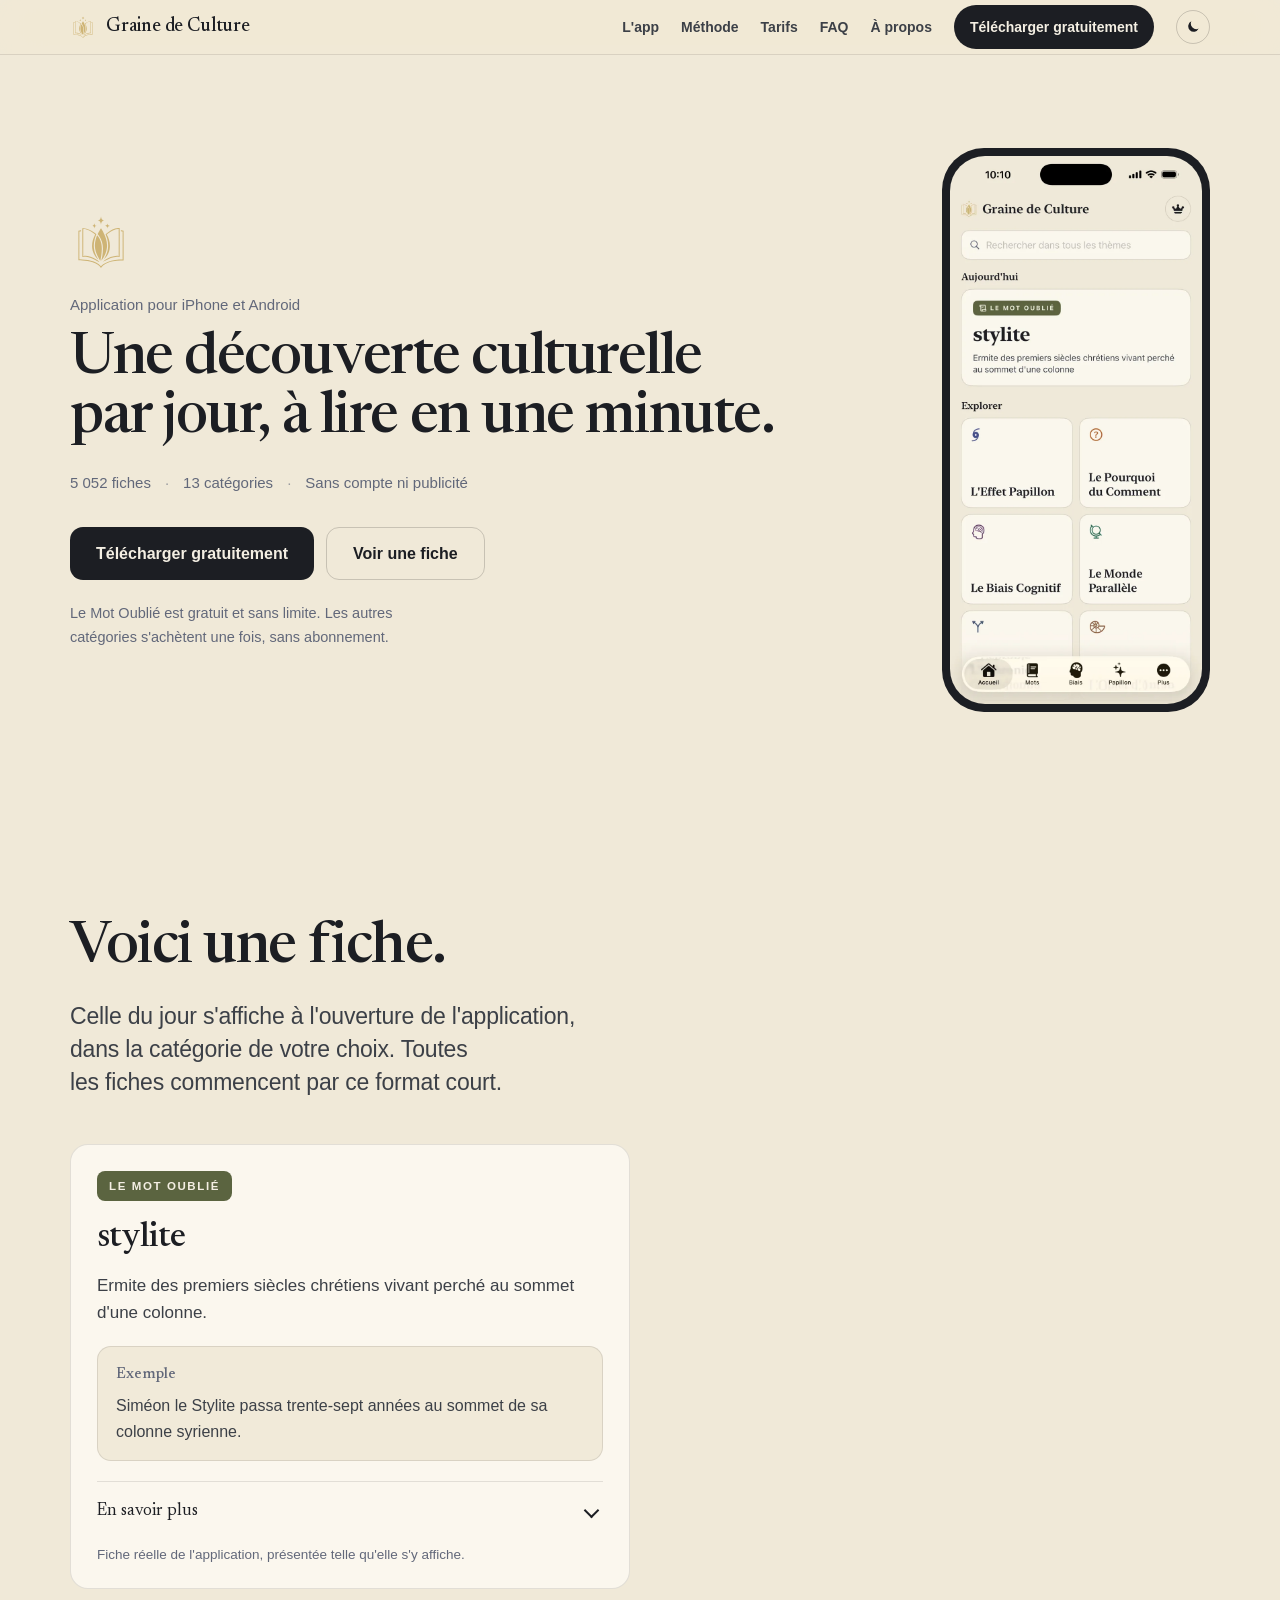
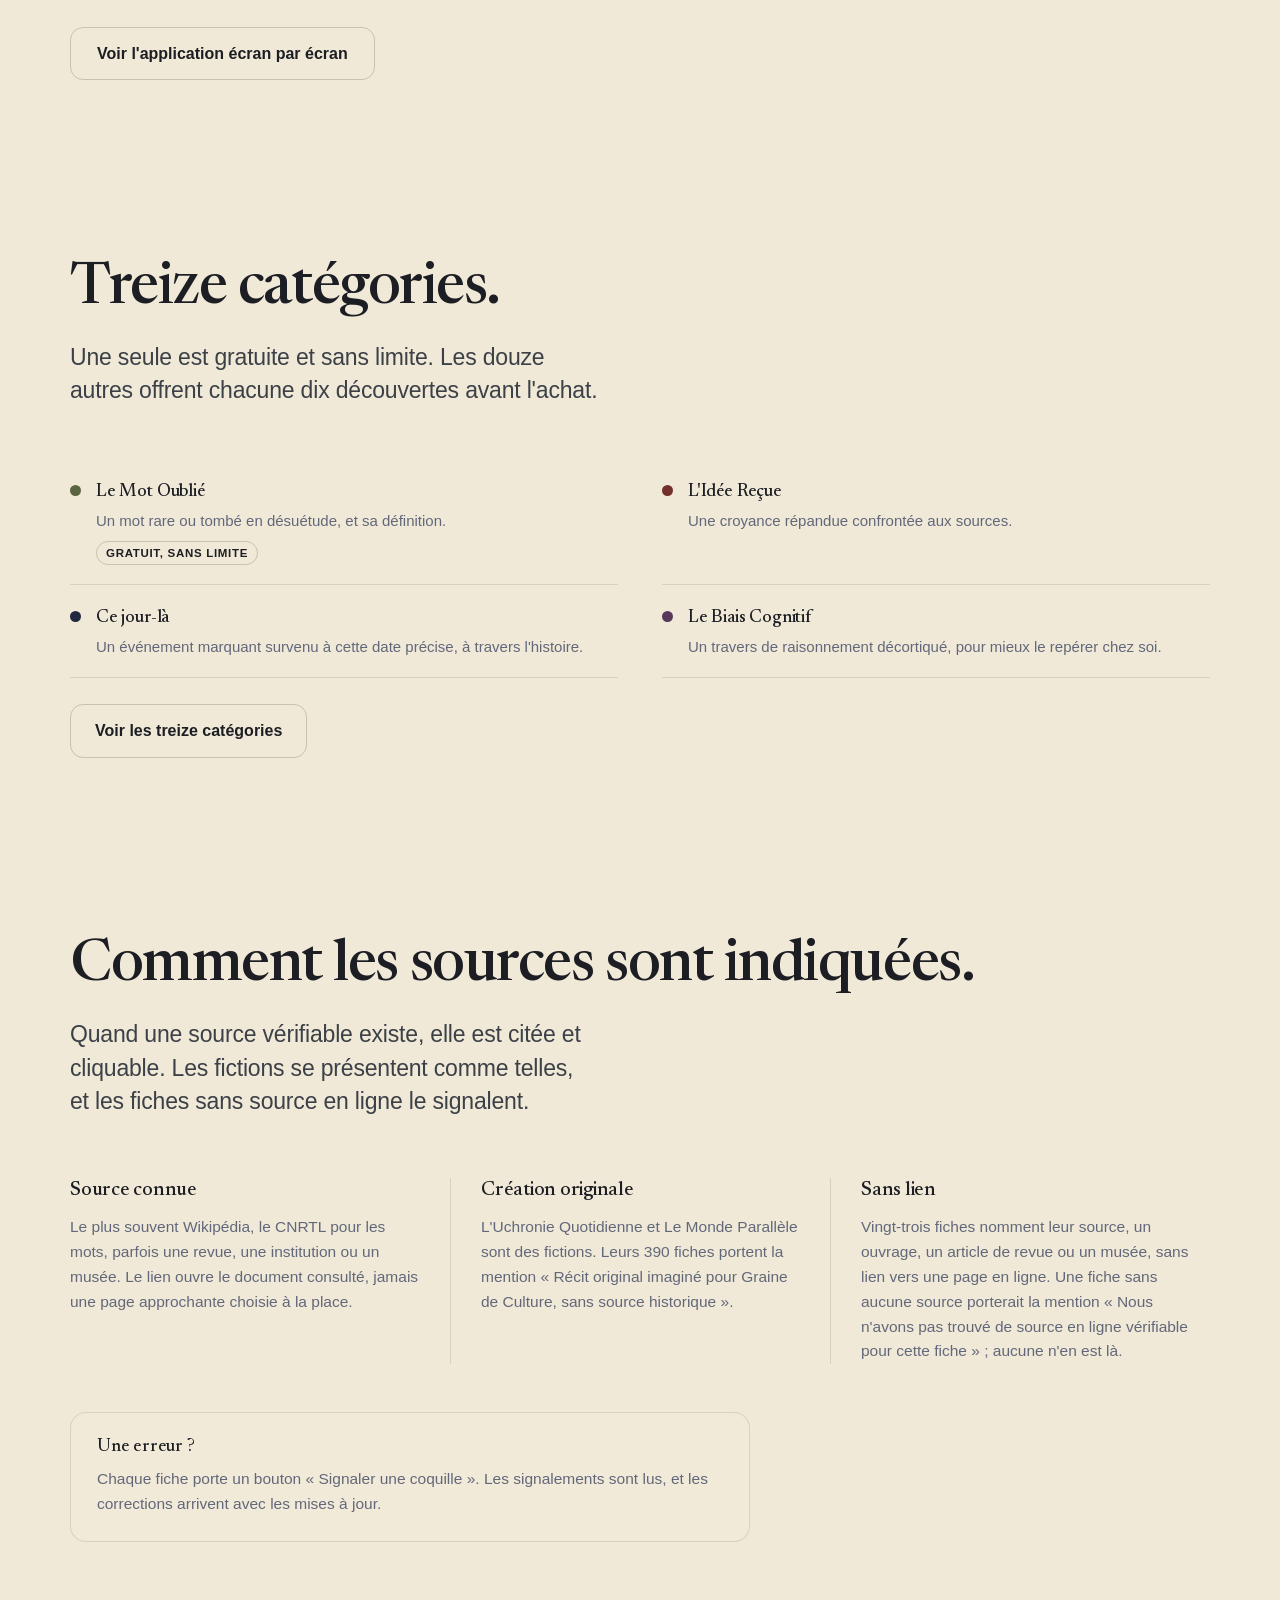
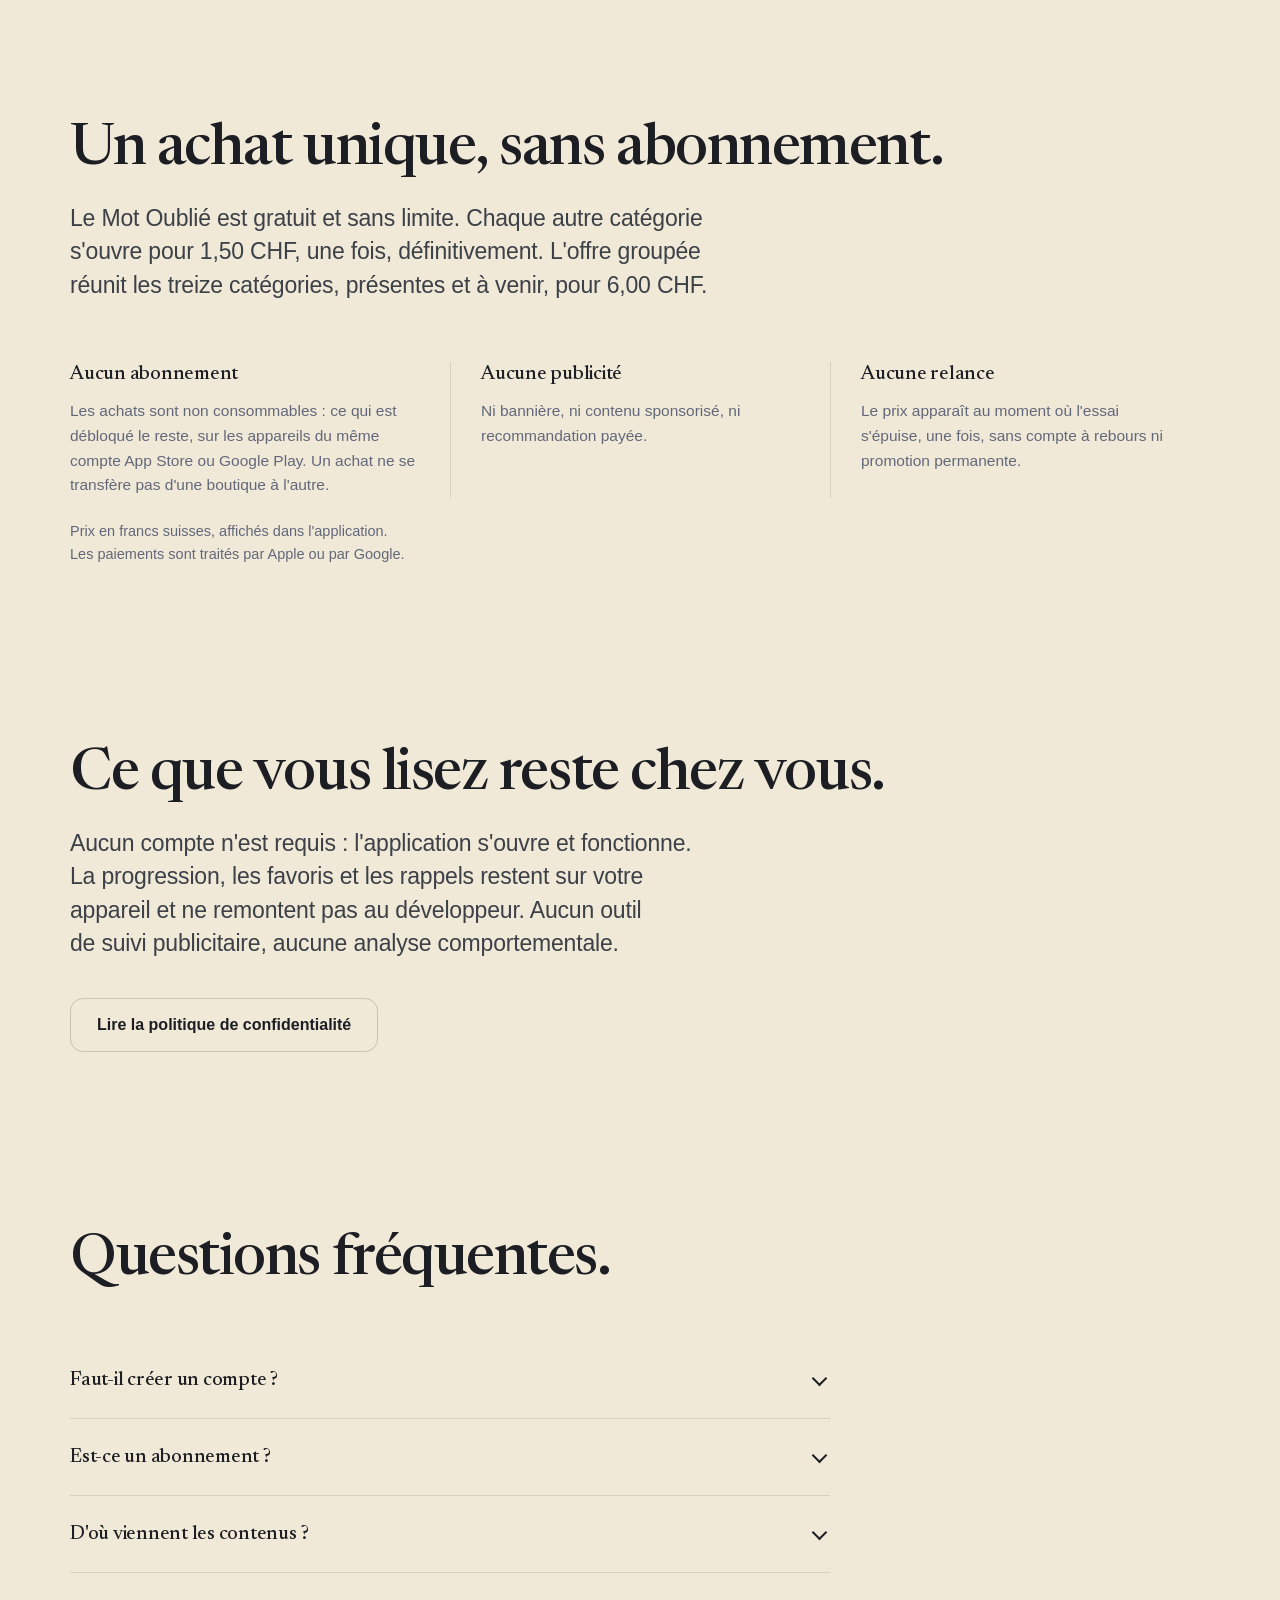
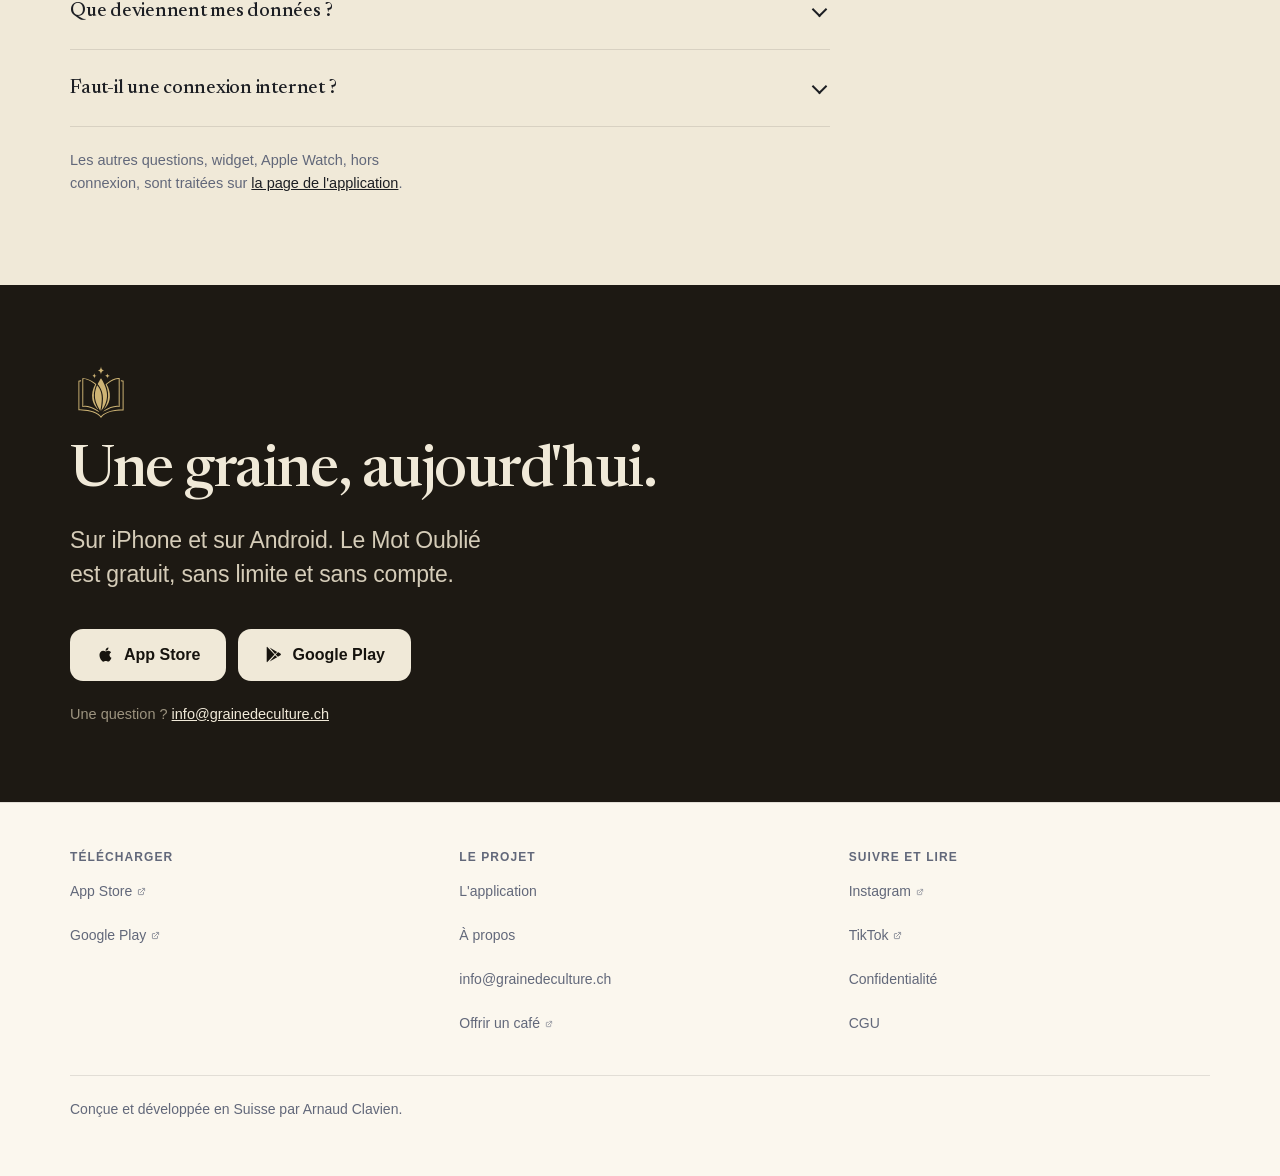
<file: index.html>
<!DOCTYPE html>
<html lang="fr" data-theme="light">
<head>
<meta charset="utf-8">
<meta name="viewport" content="width=device-width, initial-scale=1">
<meta id="theme-color" name="theme-color" content="#F0E9D8">
<script>
  // Thème initial : clair par défaut, le choix explicite du visiteur prime.
  (function(){
    var choix = null;
    try{ choix = localStorage.getItem('gdc-theme'); }catch(e){}
    if(choix === 'dark'){
      document.documentElement.setAttribute('data-theme', 'dark');
      document.getElementById('theme-color').setAttribute('content', '#16130E');
    }
  })();
</script>
<title>Graine de Culture, une découverte culturelle par jour</title>
<meta name="description" content="Une découverte culturelle par jour, en fiches courtes qui disent d'où elles viennent. 5 052 fiches, 13 catégories. iPhone et Android, sans compte ni abonnement.">
<link rel="canonical" href="https://grainedeculture.ch/">
<link rel="icon" href="/favicon.svg" type="image/svg+xml">
<link rel="apple-touch-icon" href="/apple-touch-icon.png">
<meta name="apple-itunes-app" content="app-id=6761060784">
<meta property="og:type" content="website">
<meta property="og:site_name" content="Graine de Culture">
<meta property="og:title" content="Graine de Culture, une découverte culturelle par jour">
<meta property="og:description" content="Une découverte culturelle par jour, en fiches courtes qui disent d'où elles viennent. Application iPhone et Android.">
<meta property="og:url" content="https://grainedeculture.ch/">
<meta property="og:image" content="https://grainedeculture.ch/og.png">
<meta property="og:image:width" content="1200">
<meta property="og:image:height" content="630">
<meta property="og:image:alt" content="Graine de Culture, une graine de savoir chaque jour.">
<meta property="og:locale" content="fr_CH">
<meta name="twitter:card" content="summary_large_image">
<meta name="twitter:title" content="Graine de Culture, une découverte culturelle par jour">
<meta name="twitter:description" content="Une découverte culturelle par jour, en fiches courtes qui disent d'où elles viennent.">
<meta name="twitter:image" content="https://grainedeculture.ch/og.png">
<meta name="twitter:image:alt" content="Graine de Culture, une graine de savoir chaque jour.">
<link rel="preload" href="/fonts/newsreader-latin.woff2" as="font" type="font/woff2" crossorigin>
<link rel="stylesheet" href="/style.css">
<script src="/site.js" defer></script>
<script type="application/ld+json">
{"@context":"https://schema.org","@type":"MobileApplication","name":"Graine de Culture","operatingSystem":"iOS, Android","applicationCategory":"EducationApplication","inLanguage":"fr","url":"https://grainedeculture.ch/","author":{"@type":"Person","name":"Arnaud Clavien"},"sameAs":["https://apps.apple.com/ch/app/graine-de-culture/id6761060784?l=fr-FR","https://play.google.com/store/apps/details?id=com.arnaudclavien.grainedeculture"],"offers":[{"@type":"Offer","price":"0","priceCurrency":"CHF","description":"Téléchargement gratuit. La catégorie Le Mot Oublié est gratuite et sans limite, les autres offrent dix découvertes puis s'achètent une fois."},{"@type":"Offer","price":"1.50","priceCurrency":"CHF","category":"Achat intégré","name":"Une catégorie"},{"@type":"Offer","price":"6.00","priceCurrency":"CHF","category":"Achat intégré","name":"Toutes les catégories"}]}
</script>
<!-- Mesure d'audience sans cookie, Plausible -->
<script async src="https://plausible.io/js/pa-My6-c-kju4-RD9LAgIVRF.js"></script>
<script>
  window.plausible=window.plausible||function(){(plausible.q=plausible.q||[]).push(arguments)},plausible.init=plausible.init||function(i){plausible.o=i||{}};
  plausible.init()
</script>
</head>
<body>

<a class="acces" href="#contenu">Aller au contenu</a>

<header class="barre">
  <div class="barre-in">
    <a class="logo" href="/" aria-label="Graine de Culture, accueil">
      <img src="/emblem.svg" alt="" width="26" height="26">
      <span>Graine de Culture</span>
    </a>
    <nav aria-label="Navigation principale">
      <a class="lien-nav" href="/decouvrir">L'app</a>
      <a class="lien-nav" href="/#methode">Méthode</a>
      <a class="lien-nav" href="/#tarifs">Tarifs</a>
      <a class="lien-nav" href="/#questions">FAQ</a>
      <a class="lien-nav" href="/a-propos">À propos</a>
      <a class="cta" href="/#obtenir">Télécharger gratuitement</a>
      <button class="bascule" type="button" aria-label="Basculer le thème clair ou sombre">
        <svg class="soleil" viewBox="0 0 24 24" fill="none" stroke="currentColor" stroke-width="1.8" stroke-linecap="round" aria-hidden="true"><circle cx="12" cy="12" r="4.2"/><path d="M12 2.5v2.4M12 19.1v2.4M4.6 4.6l1.7 1.7M17.7 17.7l1.7 1.7M2.5 12h2.4M19.1 12h2.4M4.6 19.4l1.7-1.7M17.7 6.3l1.7-1.7"/></svg>
        <svg class="lune" viewBox="0 0 24 24" fill="currentColor" aria-hidden="true"><path d="M20.5 14.4A8.2 8.2 0 0 1 9.6 3.5a8.2 8.2 0 1 0 10.9 10.9z"/></svg>
      </button>
      <button class="burger" type="button" aria-expanded="false" aria-controls="menu" aria-label="Ouvrir le menu">
        <svg class="ouvrir" viewBox="0 0 24 24" fill="none" stroke="currentColor" stroke-width="2" stroke-linecap="round" aria-hidden="true"><path d="M4 7h16M4 12h16M4 17h16"/></svg>
        <svg class="fermer" viewBox="0 0 24 24" fill="none" stroke="currentColor" stroke-width="2" stroke-linecap="round" aria-hidden="true"><path d="M6 6l12 12M18 6L6 18"/></svg>
      </button>
    </nav>
  </div>
</header>

<div class="menu" id="menu">
  <a href="/" aria-current="page">Accueil</a>
  <a href="/decouvrir">L'app</a>
  <a href="/#methode">Méthode</a>
  <a href="/#tarifs">Tarifs</a>
  <a href="/#questions">FAQ</a>
  <a href="/a-propos">À propos</a>
  <a class="menu-cta" href="/#obtenir">Télécharger gratuitement</a>
</div>

<main id="contenu" tabindex="-1">

<section class="bande hero">
  <div class="hero-grille">
    <div>
      <img class="hero-emblem" src="/emblem.svg" alt="" width="62" height="62">
      <p class="sur-titre hero-sur">Application pour iPhone et Android</p>
      <h1>Une découverte culturelle par jour, à&nbsp;lire en une minute.</h1>
      <ul class="preuves">
        <li>5&nbsp;052 fiches</li>
        <li>13 catégories</li>
        <li>Sans compte ni publicité</li>
      </ul>
      <div class="actions">
        <a class="bouton" data-boutique href="/#obtenir" data-plausible-event-name="hero-obtenir">Télécharger gratuitement</a>
        <a class="bouton creux" href="#exemple" data-plausible-event-name="voir-fiche">Voir une fiche</a>
      </div>
      <p class="fin">Le Mot Oublié est gratuit et sans limite. Les autres catégories s'achètent une fois, sans abonnement.</p>
    </div>
    <div>
      <div class="tel"><img src="/captures/ios-accueil.webp" alt="Écran d'accueil de Graine de Culture, avec la découverte du jour et la grille des catégories" width="750" height="1630" fetchpriority="high"></div>
    </div>
  </div>
</section>

<section class="bande" id="exemple">
  <div class="centre">
    <h2 class="anim">Voici une fiche.</h2>
    <p class="sous anim">Celle du jour s'affiche à l'ouverture de l'application, dans la catégorie de votre choix. Toutes les fiches commencent par ce format court.</p>

    <article class="exemple anim">
      <span class="badge">Le Mot Oublié</span>
      <h3>stylite</h3>
      <p class="def">Ermite des premiers siècles chrétiens vivant perché au sommet d'une colonne.</p>
      <div class="encart-ex">
        <b>Exemple</b>
        <p>Siméon le Stylite passa trente-sept années au sommet de sa colonne syrienne.</p>
      </div>
      <details class="repli">
        <summary>En savoir plus</summary>
        <div class="repli-corps">
          <p class="appro">Du grec <i lang="grc-Latn">stylitês</i> («&nbsp;qui se tient sur une colonne&nbsp;»), de <i lang="grc-Latn">stylos</i> («&nbsp;colonne&nbsp;»). Attesté en 1609 sous la forme <i>stelite</i>, puis <i>stylite</i> en 1704 chez Trévoux. L'ascétisme des stylites fleurit en Syrie et en Anatolie aux Ve et VIe siècles après saint Siméon.</p>
          <p class="meta">Nom masculin&nbsp;· Religion</p>
          <p class="src">Source&nbsp;: <a href="https://www.cnrtl.fr/definition/stylite" target="_blank" rel="noopener" class="ext" data-plausible-event-name="exemple-source">CNRTL</a></p>
        </div>
      </details>
      <p class="note">Fiche réelle de l'application, présentée telle qu'elle s'y affiche.</p>
    </article>
    <div class="actions anim">
      <a class="bouton creux" href="/decouvrir" data-plausible-event-name="voir-app">Voir l'application écran par écran</a>
    </div>
  </div>
</section>

<section class="bande" id="categories">
  <div class="centre">
    <h2 class="anim">Treize catégories.</h2>
    <p class="sous anim">Une seule est gratuite et sans limite. Les douze autres offrent chacune dix découvertes avant l'achat.</p>
    <ul class="categories" id="liste-cat">
      <li class="cat libre anim" style="--cat-clair:#5B6440; --cat-sombre:#616B44"><span class="pastille"></span><div><b>Le Mot Oublié</b><span>Un mot rare ou tombé en désuétude, et sa définition.</span><i>Gratuit, sans limite</i></div></li>
      <li class="cat anim" style="--cat-clair:#73302A; --cat-sombre:#AA473E"><span class="pastille"></span><div><b>L'Idée Reçue</b><span>Une croyance répandue confrontée aux sources.</span></div></li>
      <li class="cat anim" style="--cat-clair:#1F283E; --cat-sombre:#4F669B"><span class="pastille"></span><div><b>Ce jour-là</b><span>Un événement marquant survenu à cette date précise, à travers l'histoire.</span></div></li>
      <li class="cat anim" style="--cat-clair:#58395A; --cat-sombre:#845688"><span class="pastille"></span><div><b>Le Biais Cognitif</b><span>Un travers de raisonnement décortiqué, pour mieux le repérer chez soi.</span></div></li>
      <li class="cat anim cat-cache" style="--cat-clair:#26665F; --cat-sombre:#2A726A"><span class="pastille"></span><div><b>La Vérité Surprenante</b><span>Un fait solidement documenté, et pourtant contre-intuitif au point de surprendre.</span></div></li>
      <li class="cat anim cat-cache" style="--cat-clair:#945226; --cat-sombre:#995527"><span class="pastille"></span><div><b>Le Pourquoi du Comment</b><span>L'origine ou le mécanisme caché d'une chose banale du quotidien.</span></div></li>
      <li class="cat anim cat-cache" style="--cat-clair:#394273; --cat-sombre:#5561AA"><span class="pastille"></span><div><b>L'Effet Papillon</b><span>Comment une cause minuscule a fini par entraîner une immense conséquence.</span></div></li>
      <li class="cat anim cat-cache" style="--cat-clair:#3D4A62; --cat-sombre:#546789"><span class="pastille"></span><div><b>L'Uchronie Quotidienne</b><span>Et si l'histoire avait bifurqué&nbsp;? Un scénario alternatif déroulé pas à pas, assumé comme une fiction.</span></div></li>
      <li class="cat anim cat-cache" style="--cat-clair:#714A31; --cat-sombre:#8C5B3D"><span class="pastille"></span><div><b>L'Objet d'Antan</b><span>Un objet du passé, son usage oublié et la petite histoire qui va avec.</span></div></li>
      <li class="cat anim cat-cache" style="--cat-clair:#275B4A; --cat-sombre:#30725C"><span class="pastille"></span><div><b>Le Monde Parallèle</b><span>Une coutume, une espèce ou une réalité imaginées de toutes pièces, signalées comme fiction.</span></div></li>
      <li class="cat anim cat-cache" style="--cat-clair:#5A3043; --cat-sombre:#974F70"><span class="pastille"></span><div><b>La Coutume Décodée</b><span>L'histoire et les significations d'une coutume que l'on perpétue sans toujours savoir pourquoi.</span></div></li>
      <li class="cat anim cat-cache" style="--cat-clair:#33585A; --cat-sombre:#3F6D71"><span class="pastille"></span><div><b>La Fausse Bonne Idée</b><span>Une idée séduisante en apparence, dont l'histoire a montré les revers.</span></div></li>
      <li class="cat anim cat-cache" style="--cat-clair:#393058; --cat-sombre:#6D5BA6"><span class="pastille"></span><div><b>Le Récit Rocambolesque</b><span>Une histoire vraie si invraisemblable qu'on la croirait inventée, en format long.</span></div></li>
    </ul>
    <button class="plus-cat" type="button" aria-expanded="false" aria-controls="liste-cat"><span>Voir les treize catégories</span></button>
  </div>
</section>

<section class="bande" id="methode">
  <div class="centre">
    <h2 class="anim">Comment les sources sont indiquées.</h2>
    <p class="sous anim">Quand une source vérifiable existe, elle est citée et cliquable. Les fictions se présentent comme telles, et les fiches sans source en ligne le signalent.</p>
    <div class="colonnes">
      <div class="anim">
        <h3>Source connue</h3>
        <p>Le plus souvent Wikipédia, le CNRTL pour les mots, parfois une revue, une institution ou un musée. Le lien ouvre le document consulté, jamais une page approchante choisie à la place.</p>
      </div>
      <div class="anim">
        <h3>Création originale</h3>
        <p>L'Uchronie Quotidienne et Le Monde Parallèle sont des fictions. Leurs 390 fiches portent la mention «&nbsp;Récit original imaginé pour Graine de Culture, sans source historique&nbsp;».</p>
      </div>
      <div class="anim">
        <h3>Sans lien</h3>
        <p>Vingt-trois fiches nomment leur source, un ouvrage, un article de revue ou un musée, sans lien vers une page en ligne. Une fiche sans aucune source porterait la mention «&nbsp;Nous n'avons pas trouvé de source en ligne vérifiable pour cette fiche&nbsp;»&nbsp;; aucune n'en est là.</p>
      </div>
    </div>
    <div class="texte">
      <div class="encart anim">
        <h3>Une erreur&nbsp;?</h3>
        <p>Chaque fiche porte un bouton «&nbsp;Signaler une coquille&nbsp;». Les signalements sont lus, et les corrections arrivent avec les mises à jour.</p>
      </div>
    </div>
  </div>
</section>

<section class="bande" id="tarifs">
  <div class="centre">
    <h2 class="anim">Un achat unique, sans abonnement.</h2>
    <p class="sous anim">Le Mot Oublié est gratuit et sans limite. Chaque autre catégorie s'ouvre pour 1,50&nbsp;CHF, une fois, définitivement. L'offre groupée réunit les treize catégories, présentes et à venir, pour 6,00&nbsp;CHF.</p>
    <div class="colonnes">
      <div class="anim">
        <h3>Aucun abonnement</h3>
        <p>Les achats sont non consommables&nbsp;: ce qui est débloqué le reste, sur les appareils du même compte App Store ou Google Play. Un achat ne se transfère pas d'une boutique à l'autre.</p>
      </div>
      <div class="anim">
        <h3>Aucune publicité</h3>
        <p>Ni bannière, ni contenu sponsorisé, ni recommandation payée.</p>
      </div>
      <div class="anim">
        <h3>Aucune relance</h3>
        <p>Le prix apparaît au moment où l'essai s'épuise, une fois, sans compte à rebours ni promotion permanente.</p>
      </div>
    </div>
    <p class="fin anim">Prix en francs suisses, affichés dans l'application. Les paiements sont traités par Apple ou par Google.</p>
  </div>
</section>

<section class="bande">
  <div class="centre">
    <h2 class="anim">Ce que vous lisez reste chez vous.</h2>
    <p class="sous anim">Aucun compte n'est requis&nbsp;: l'application s'ouvre et fonctionne. La progression, les favoris et les rappels restent sur votre appareil et ne remontent pas au développeur. Aucun outil de suivi publicitaire, aucune analyse comportementale.</p>
    <div class="actions anim">
      <a class="bouton creux" href="/confidentialite">Lire la politique de confidentialité</a>
    </div>
  </div>
</section>

<section class="bande" id="questions">
  <div class="centre">
    <h2 class="anim">Questions fréquentes.</h2>
    <div class="faq">
      <details class="anim">
        <summary>Faut-il créer un compte&nbsp;?</summary>
        <div class="rep"><p>Non. L'application ne demande ni adresse e-mail, ni numéro de téléphone, ni inscription. Elle fonctionne dès l'ouverture.</p></div>
      </details>
      <details class="anim">
        <summary>Est-ce un abonnement&nbsp;?</summary>
        <div class="rep">
          <p>Non, et il n'y en aura pas. Le Mot Oublié est gratuit sans limite. Chaque autre catégorie s'achète une fois, pour 1,50&nbsp;CHF, et reste débloquée. L'offre groupée ouvre les treize catégories pour 6,00&nbsp;CHF, y compris celles qui seront ajoutées plus tard.</p>
          <p>Les paiements sont traités par Apple ou par Google, et le développeur ne reçoit aucune coordonnée bancaire. Un achat App Store se restaure sur vos appareils Apple, un achat Google Play sur vos appareils Android&nbsp;: il ne se transfère pas d'une boutique à l'autre.</p>
        </div>
      </details>
      <details class="anim">
        <summary>D'où viennent les contenus&nbsp;?</summary>
        <div class="rep">
          <p>Ils sont rassemblés par Arnaud Clavien, puis rattachés à leur source&nbsp;: le plus souvent Wikipédia, le CNRTL pour les mots du dictionnaire, parfois une revue, une institution ou un musée. La ligne «&nbsp;Source&nbsp;» de la fiche pointe vers le document réellement consulté, jamais vers une page d'accueil ou un résultat de recherche.</p>
          <p>Deux catégories, L'Uchronie Quotidienne et Le Monde Parallèle, sont des créations originales. Elles sont signalées comme telles dans la fiche.</p>
        </div>
      </details>
      <details class="anim">
        <summary>Que deviennent mes données&nbsp;?</summary>
        <div class="rep">
          <p>Elles restent sur votre appareil. Progression, favoris, historique, préférences et rappels sont enregistrés en local, et ne sont jamais transmis au développeur. Il n'y a ni compte, ni serveur, ni traqueur publicitaire.</p>
          <p>Vous pouvez tout effacer depuis les réglages de l'application, à tout moment.</p>
        </div>
      </details>
      <details class="anim">
        <summary>Faut-il une connexion internet&nbsp;?</summary>
        <div class="rep"><p>Non pour lire. Les 5&nbsp;052 fiches sont embarquées dans l'application. Une connexion ne sert qu'à afficher l'image d'une fiche, ouvrir un lien de source ou effectuer un achat.</p></div>
      </details>
    </div>
    <p class="fin anim">Les autres questions, widget, Apple Watch, hors connexion, sont traitées sur <a href="/decouvrir">la page de l'application</a>.</p>
  </div>
</section>

<section class="bande nuit courte" id="obtenir">
  <div class="centre">
    <img class="hero-emblem anim centre-bloc" src="/emblem.svg" alt="" width="62" height="62">
    <h2 class="anim">Une graine, aujourd'hui.</h2>
    <p class="sous anim">Sur iPhone et sur Android. Le Mot Oublié est gratuit, sans limite et sans compte.</p>
    <div class="actions anim">
      <a class="bouton" href="https://apps.apple.com/ch/app/graine-de-culture/id6761060784?l=fr-FR" target="_blank" rel="noopener" data-plausible-event-name="final-appstore">
        <svg viewBox="0 0 24 24" fill="currentColor" aria-hidden="true"><path d="M17.05 20.28c-.98.95-2.05.8-3.08.35-1.09-.46-2.09-.48-3.24 0-1.44.62-2.2.44-3.06-.35C2.79 15.25 3.51 7.59 9.05 7.31c1.35.07 2.29.74 3.08.8 1.18-.24 2.31-.93 3.57-.84 1.51.12 2.65.72 3.4 1.8-3.12 1.87-2.38 5.98.48 7.13-.57 1.5-1.31 2.99-2.54 4.09zM12.03 7.25c-.15-2.23 1.66-4.07 3.74-4.25.29 2.58-2.34 4.5-3.74 4.25z"/></svg>
        App Store
      </a>
      <a class="bouton" href="https://play.google.com/store/apps/details?id=com.arnaudclavien.grainedeculture" target="_blank" rel="noopener" data-plausible-event-name="final-play">
        <svg viewBox="0 0 24 24" fill="currentColor" aria-hidden="true"><path d="M3.9 2.3a1 1 0 0 0-.5.9v17.6a1 1 0 0 0 .5.9l9.3-9.7L3.9 2.3zm10.1 10.6 2.6 2.6-9.5 5.4 6.9-8zm3.6-4 3.1 1.8c.9.5.9 1.9 0 2.4l-3.1 1.8-2.8-2.9 2.8-2.9zM7.1 3.3l9.5 5.4-2.6 2.6L7.1 3.3z"/></svg>
        Google Play
      </a>
    </div>
    <p class="fin anim">Une question&nbsp;? <a href="mailto:info@grainedeculture.ch">info@grainedeculture.ch</a></p>
  </div>
</section>

</main>

<footer>
  <div class="pied">
    <div>
      <h2>Télécharger</h2>
      <ul>
        <li><a href="https://apps.apple.com/ch/app/graine-de-culture/id6761060784?l=fr-FR" target="_blank" rel="noopener" class="ext" data-plausible-event-name="pied-appstore">App Store</a></li>
        <li><a href="https://play.google.com/store/apps/details?id=com.arnaudclavien.grainedeculture" target="_blank" rel="noopener" class="ext" data-plausible-event-name="pied-play">Google Play</a></li>
      </ul>
    </div>
    <div>
      <h2>Le projet</h2>
      <ul>
        <li><a href="/decouvrir">L'application</a></li>
        <li><a href="/a-propos">À propos</a></li>
        <li><a href="mailto:info@grainedeculture.ch">info@grainedeculture.ch</a></li>
        <li><a href="https://ko-fi.com/grainedeculture" target="_blank" rel="noopener" class="ext" data-plausible-event-name="kofi-click">Offrir un café</a></li>
      </ul>
    </div>
    <div>
      <h2>Suivre et lire</h2>
      <ul>
        <li><a href="https://www.instagram.com/grainedeculturee" target="_blank" rel="noopener" class="ext">Instagram</a></li>
        <li><a href="https://www.tiktok.com/@graine.de.culture" target="_blank" rel="noopener" class="ext">TikTok</a></li>
        <li><a href="/confidentialite">Confidentialité</a></li>
        <li><a href="/cgu">CGU</a></li>
      </ul>
    </div>
  </div>
  <div class="bas">Conçue et développée en Suisse par Arnaud Clavien.</div>
</footer>

</body>
</html>
</file>
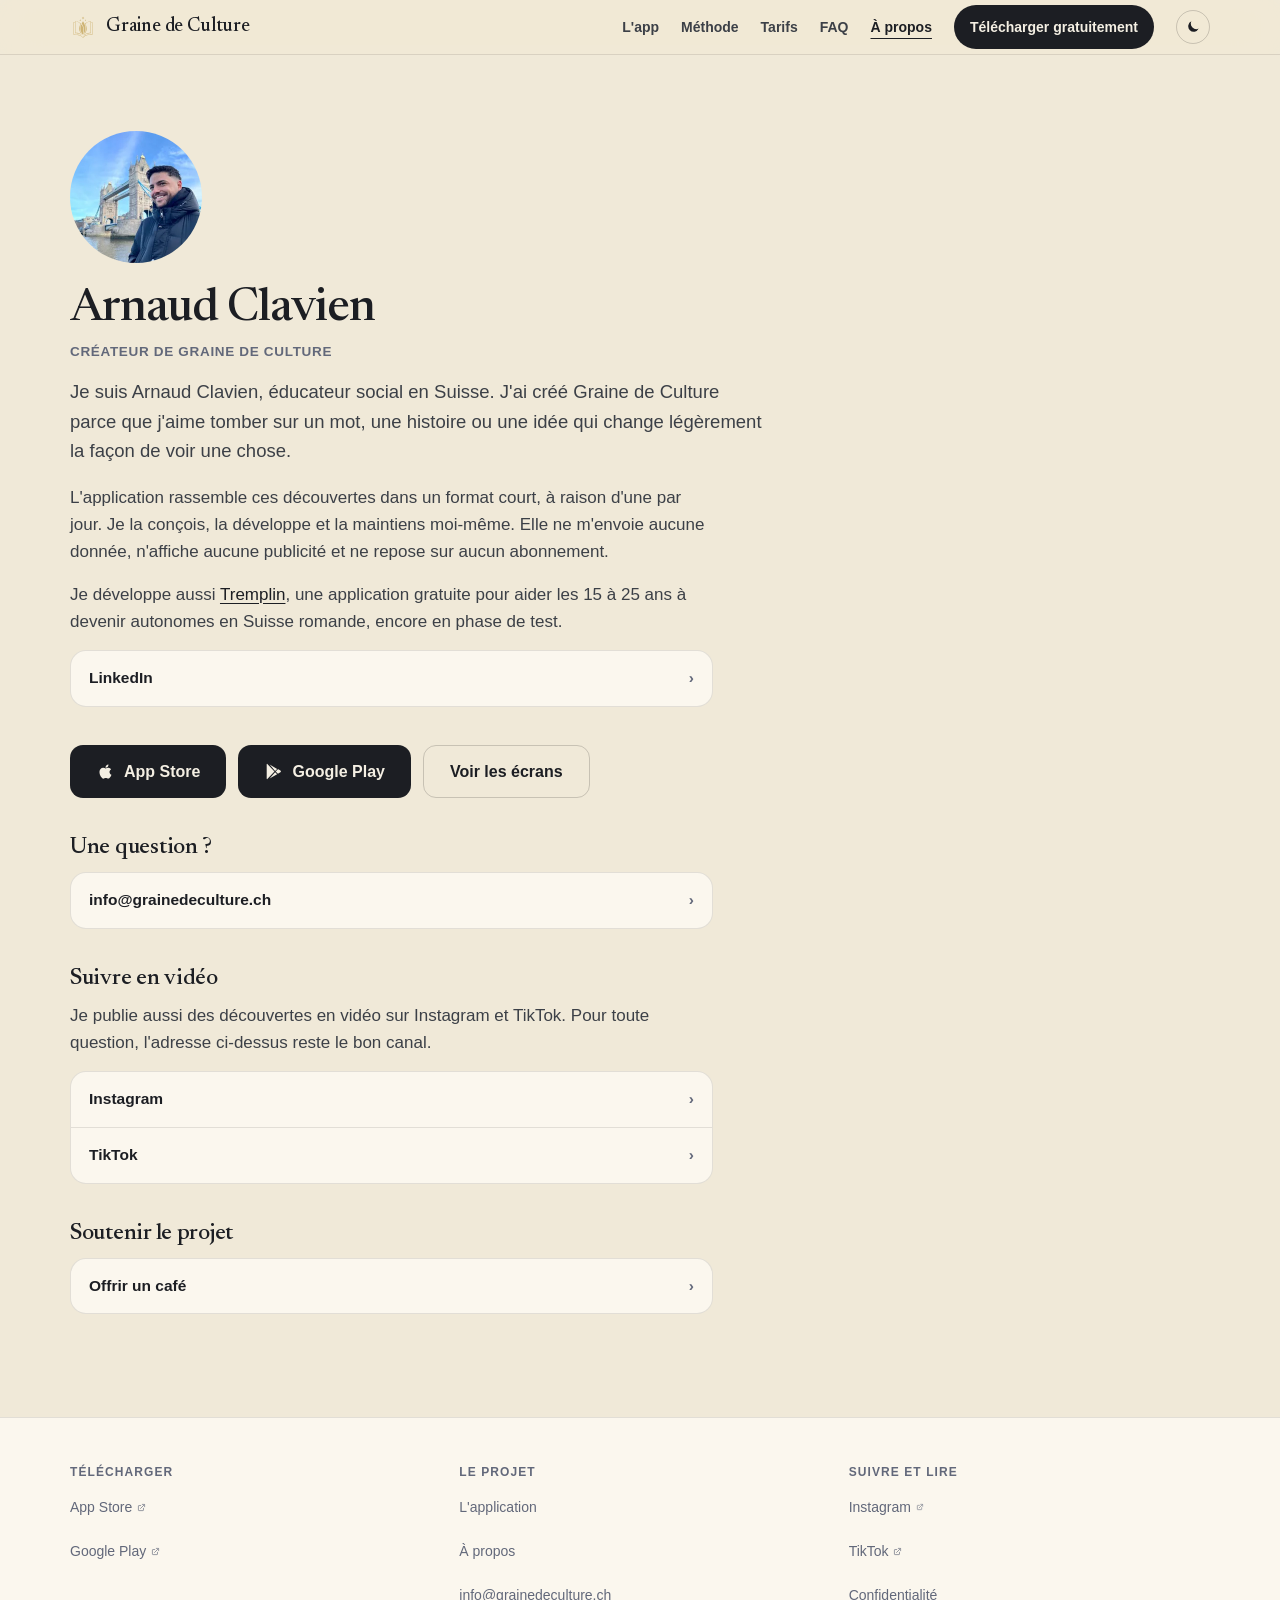
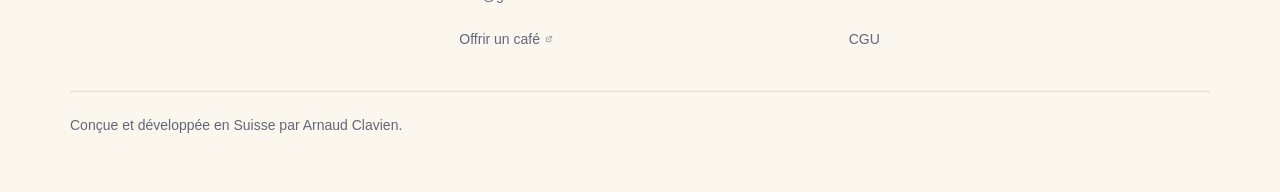
<file: a-propos.html>
<!DOCTYPE html>
<html lang="fr" data-theme="light">
<head>
<meta charset="utf-8">
<meta name="viewport" content="width=device-width, initial-scale=1">
<meta id="theme-color" name="theme-color" content="#F0E9D8">
<script>
  // Thème initial : clair par défaut, le choix explicite du visiteur prime.
  (function(){
    var choix = null;
    try{ choix = localStorage.getItem('gdc-theme'); }catch(e){}
    if(choix === 'dark'){
      document.documentElement.setAttribute('data-theme', 'dark');
      document.getElementById('theme-color').setAttribute('content', '#16130E');
    }
  })();
</script>
<title>Arnaud Clavien, créateur de Graine de Culture</title>
<meta name="description" content="Arnaud Clavien, éducateur social en Suisse, a créé Graine de Culture : une découverte culturelle par jour, en fiches courtes.">
<link rel="canonical" href="https://grainedeculture.ch/a-propos">
<link rel="icon" href="/favicon.svg" type="image/svg+xml">
<link rel="apple-touch-icon" href="/apple-touch-icon.png">
<meta name="robots" content="index,follow">
<meta property="profile:first_name" content="Arnaud">
<meta property="profile:last_name" content="Clavien">
<script type="application/ld+json">
{
  "@context": "https://schema.org",
  "@graph": [
    {
      "@type": "Person",
      "@id": "https://grainedeculture.ch/a-propos#arnaud-clavien",
      "name": "Arnaud Clavien",
      "givenName": "Arnaud",
      "familyName": "Clavien",
      "jobTitle": "Éducateur social",
      "nationality": "CH",
      "description": "Éducateur social suisse, passionné par la psychologie, l'Histoire, la linguistique et la transmission de la culture. Créateur de l'application Graine de Culture et de Tremplin, une application gratuite pour aider les 15 à 25 ans à devenir autonomes en Suisse romande.",
      "image": "https://grainedeculture.ch/arnaud-clavien.jpg",
      "url": "https://grainedeculture.ch/a-propos",
      "mainEntityOfPage": "https://grainedeculture.ch/a-propos",
      "sameAs": [
        "https://www.linkedin.com/in/arnaud-clavien-9b1a82428/",
        "https://tremplinapp.ch/a-propos"
      ]
    },
    {
      "@type": "MobileApplication",
      "name": "Graine de Culture",
      "operatingSystem": "iOS, Android",
      "applicationCategory": "EducationApplication",
      "url": "https://grainedeculture.ch",
      "installUrl": "https://apps.apple.com/ch/app/graine-de-culture/id6761060784?l=fr-FR",
      "creator": { "@id": "https://grainedeculture.ch/a-propos#arnaud-clavien" },
      "author": { "@id": "https://grainedeculture.ch/a-propos#arnaud-clavien" },
      "sameAs": [
        "https://apps.apple.com/ch/app/graine-de-culture/id6761060784?l=fr-FR",
        "https://play.google.com/store/apps/details?id=com.arnaudclavien.grainedeculture",
        "https://www.instagram.com/grainedeculturee",
        "https://www.tiktok.com/@graine.de.culture"
      ]
    }
  ]
}
</script>
<meta property="og:type" content="profile">
<meta property="og:site_name" content="Graine de Culture">
<meta property="og:title" content="Arnaud Clavien, créateur de Graine de Culture">
<meta property="og:description" content="Arnaud Clavien, éducateur social en Suisse, a créé Graine de Culture : une découverte culturelle par jour, en fiches courtes.">
<meta property="og:url" content="https://grainedeculture.ch/a-propos">
<meta property="og:image" content="https://grainedeculture.ch/arnaud-clavien.jpg">
<meta property="og:image:alt" content="Arnaud Clavien, créateur de Graine de Culture.">
<meta property="og:locale" content="fr_CH">
<meta name="twitter:card" content="summary">
<meta name="twitter:title" content="Arnaud Clavien, créateur de Graine de Culture">
<meta name="twitter:description" content="Arnaud Clavien, éducateur social en Suisse, a créé Graine de Culture : une découverte culturelle par jour, en fiches courtes.">
<meta name="twitter:image" content="https://grainedeculture.ch/arnaud-clavien.jpg">
<meta name="twitter:image:alt" content="Arnaud Clavien, créateur de Graine de Culture.">
<link rel="preload" href="/fonts/newsreader-latin.woff2" as="font" type="font/woff2" crossorigin>
<link rel="stylesheet" href="/style.css">
<script src="/site.js" defer></script>
<script async src="https://plausible.io/js/pa-My6-c-kju4-RD9LAgIVRF.js"></script>
<script>
  window.plausible=window.plausible||function(){(plausible.q=plausible.q||[]).push(arguments)},plausible.init=plausible.init||function(i){plausible.o=i||{}};
  plausible.init()
</script>
</head>
<body>

<a class="acces" href="#contenu">Aller au contenu</a>

<header class="barre">
  <div class="barre-in">
    <a class="logo" href="/" aria-label="Graine de Culture, accueil">
      <img src="/emblem.svg" alt="" width="26" height="26">
      <span>Graine de Culture</span>
    </a>
    <nav aria-label="Navigation principale">
      <a class="lien-nav" href="/decouvrir">L'app</a>
      <a class="lien-nav" href="/#methode">Méthode</a>
      <a class="lien-nav" href="/#tarifs">Tarifs</a>
      <a class="lien-nav" href="/#questions">FAQ</a>
      <a class="lien-nav" href="/a-propos" aria-current="page">À propos</a>
      <a class="cta" href="/#obtenir">Télécharger gratuitement</a>
      <button class="bascule" type="button" aria-label="Basculer le thème clair ou sombre">
        <svg class="soleil" viewBox="0 0 24 24" fill="none" stroke="currentColor" stroke-width="1.8" stroke-linecap="round" aria-hidden="true"><circle cx="12" cy="12" r="4.2"/><path d="M12 2.5v2.4M12 19.1v2.4M4.6 4.6l1.7 1.7M17.7 17.7l1.7 1.7M2.5 12h2.4M19.1 12h2.4M4.6 19.4l1.7-1.7M17.7 6.3l1.7-1.7"/></svg>
        <svg class="lune" viewBox="0 0 24 24" fill="currentColor" aria-hidden="true"><path d="M20.5 14.4A8.2 8.2 0 0 1 9.6 3.5a8.2 8.2 0 1 0 10.9 10.9z"/></svg>
      </button>
      <button class="burger" type="button" aria-expanded="false" aria-controls="menu" aria-label="Ouvrir le menu">
        <svg class="ouvrir" viewBox="0 0 24 24" fill="none" stroke="currentColor" stroke-width="2" stroke-linecap="round" aria-hidden="true"><path d="M4 7h16M4 12h16M4 17h16"/></svg>
        <svg class="fermer" viewBox="0 0 24 24" fill="none" stroke="currentColor" stroke-width="2" stroke-linecap="round" aria-hidden="true"><path d="M6 6l12 12M18 6L6 18"/></svg>
      </button>
    </nav>
  </div>
</header>

<div class="menu" id="menu">
  <a href="/">Accueil</a>
  <a href="/decouvrir">L'app</a>
  <a href="/#methode">Méthode</a>
  <a href="/#tarifs">Tarifs</a>
  <a href="/#questions">FAQ</a>
  <a href="/a-propos" aria-current="page">À propos</a>
  <a class="menu-cta" href="/#obtenir">Télécharger gratuitement</a>
</div>

<main class="page" id="contenu" tabindex="-1">
  <picture>
    <source srcset="/arnaud-clavien.webp" type="image/webp">
    <img class="portrait" src="/arnaud-clavien.jpg" width="132" height="132" loading="lazy"
         alt="Arnaud Clavien, créateur de l'application Graine de Culture">
  </picture>
  <h1>Arnaud Clavien</h1>
  <p class="maj sur-titre">Créateur de Graine de Culture</p>

  <p class="lead">Je suis Arnaud Clavien, éducateur social en Suisse. J'ai créé Graine de Culture parce que j'aime tomber sur un mot, une histoire ou une idée qui change légèrement la façon de voir une chose.</p>

  <p>L'application rassemble ces découvertes dans un format court, à raison d'une par jour. Je la conçois, la développe et la maintiens moi-même. Elle ne m'envoie aucune donnée, n'affiche aucune publicité et ne repose sur aucun abonnement.</p>

  <p>Je développe aussi <a href="https://tremplinapp.ch/" target="_blank" rel="noopener">Tremplin</a>, une application gratuite pour aider les 15 à 25 ans à devenir autonomes en Suisse romande, encore en phase de test.</p>

  <ul class="liens">
    <li><a href="https://www.linkedin.com/in/arnaud-clavien-9b1a82428/" target="_blank" rel="noopener">LinkedIn <span class="fleche-l">&rsaquo;</span></a></li>
  </ul>

  <div class="actions gauche">
    <a class="bouton" href="https://apps.apple.com/ch/app/graine-de-culture/id6761060784?l=fr-FR" target="_blank" rel="noopener">
      <svg viewBox="0 0 24 24" fill="currentColor" aria-hidden="true"><path d="M17.05 20.28c-.98.95-2.05.8-3.08.35-1.09-.46-2.09-.48-3.24 0-1.44.62-2.2.44-3.06-.35C2.79 15.25 3.51 7.59 9.05 7.31c1.35.07 2.29.74 3.08.8 1.18-.24 2.31-.93 3.57-.84 1.51.12 2.65.72 3.4 1.8-3.12 1.87-2.38 5.98.48 7.13-.57 1.5-1.31 2.99-2.54 4.09zM12.03 7.25c-.15-2.23 1.66-4.07 3.74-4.25.29 2.58-2.34 4.5-3.74 4.25z"/></svg>
      App Store
    </a>
    <a class="bouton" href="https://play.google.com/store/apps/details?id=com.arnaudclavien.grainedeculture" target="_blank" rel="noopener">
      <svg viewBox="0 0 24 24" fill="currentColor" aria-hidden="true"><path d="M3.9 2.3a1 1 0 0 0-.5.9v17.6a1 1 0 0 0 .5.9l9.3-9.7L3.9 2.3zm10.1 10.6 2.6 2.6-9.5 5.4 6.9-8zm3.6-4 3.1 1.8c.9.5.9 1.9 0 2.4l-3.1 1.8-2.8-2.9 2.8-2.9zM7.1 3.3l9.5 5.4-2.6 2.6L7.1 3.3z"/></svg>
      Google Play
    </a>
    <a class="bouton creux" href="/decouvrir">Voir les écrans</a>
  </div>

  <h2>Une question&nbsp;?</h2>
  <ul class="liens">
    <li><a href="mailto:info@grainedeculture.ch">info@grainedeculture.ch <span class="fleche-l">&rsaquo;</span></a></li>
  </ul>

  <h2>Suivre en vidéo</h2>
  <p>Je publie aussi des découvertes en vidéo sur Instagram et TikTok. Pour toute question, l'adresse ci-dessus reste le bon canal.</p>
  <ul class="liens">
    <li><a href="https://www.instagram.com/grainedeculturee" target="_blank" rel="noopener">Instagram <span class="fleche-l">&rsaquo;</span></a></li>
    <li><a href="https://www.tiktok.com/@graine.de.culture" target="_blank" rel="noopener">TikTok <span class="fleche-l">&rsaquo;</span></a></li>
  </ul>

  <h2>Soutenir le projet</h2>
  <ul class="liens">
    <li><a href="https://ko-fi.com/grainedeculture" target="_blank" rel="noopener" data-plausible-event-name="kofi-click">Offrir un café <span class="fleche-l">&rsaquo;</span></a></li>
  </ul>
</main>

<footer>
  <div class="pied">
    <div>
      <h2>Télécharger</h2>
      <ul>
        <li><a href="https://apps.apple.com/ch/app/graine-de-culture/id6761060784?l=fr-FR" target="_blank" rel="noopener" class="ext" data-plausible-event-name="pied-appstore">App Store</a></li>
        <li><a href="https://play.google.com/store/apps/details?id=com.arnaudclavien.grainedeculture" target="_blank" rel="noopener" class="ext" data-plausible-event-name="pied-play">Google Play</a></li>
      </ul>
    </div>
    <div>
      <h2>Le projet</h2>
      <ul>
        <li><a href="/decouvrir">L'application</a></li>
        <li><a href="/a-propos">À propos</a></li>
        <li><a href="mailto:info@grainedeculture.ch">info@grainedeculture.ch</a></li>
        <li><a href="https://ko-fi.com/grainedeculture" target="_blank" rel="noopener" class="ext" data-plausible-event-name="kofi-click">Offrir un café</a></li>
      </ul>
    </div>
    <div>
      <h2>Suivre et lire</h2>
      <ul>
        <li><a href="https://www.instagram.com/grainedeculturee" target="_blank" rel="noopener" class="ext">Instagram</a></li>
        <li><a href="https://www.tiktok.com/@graine.de.culture" target="_blank" rel="noopener" class="ext">TikTok</a></li>
        <li><a href="/confidentialite">Confidentialité</a></li>
        <li><a href="/cgu">CGU</a></li>
      </ul>
    </div>
  </div>
  <div class="bas">Conçue et développée en Suisse par Arnaud Clavien.</div>
</footer>

</body>
</html>
</file>
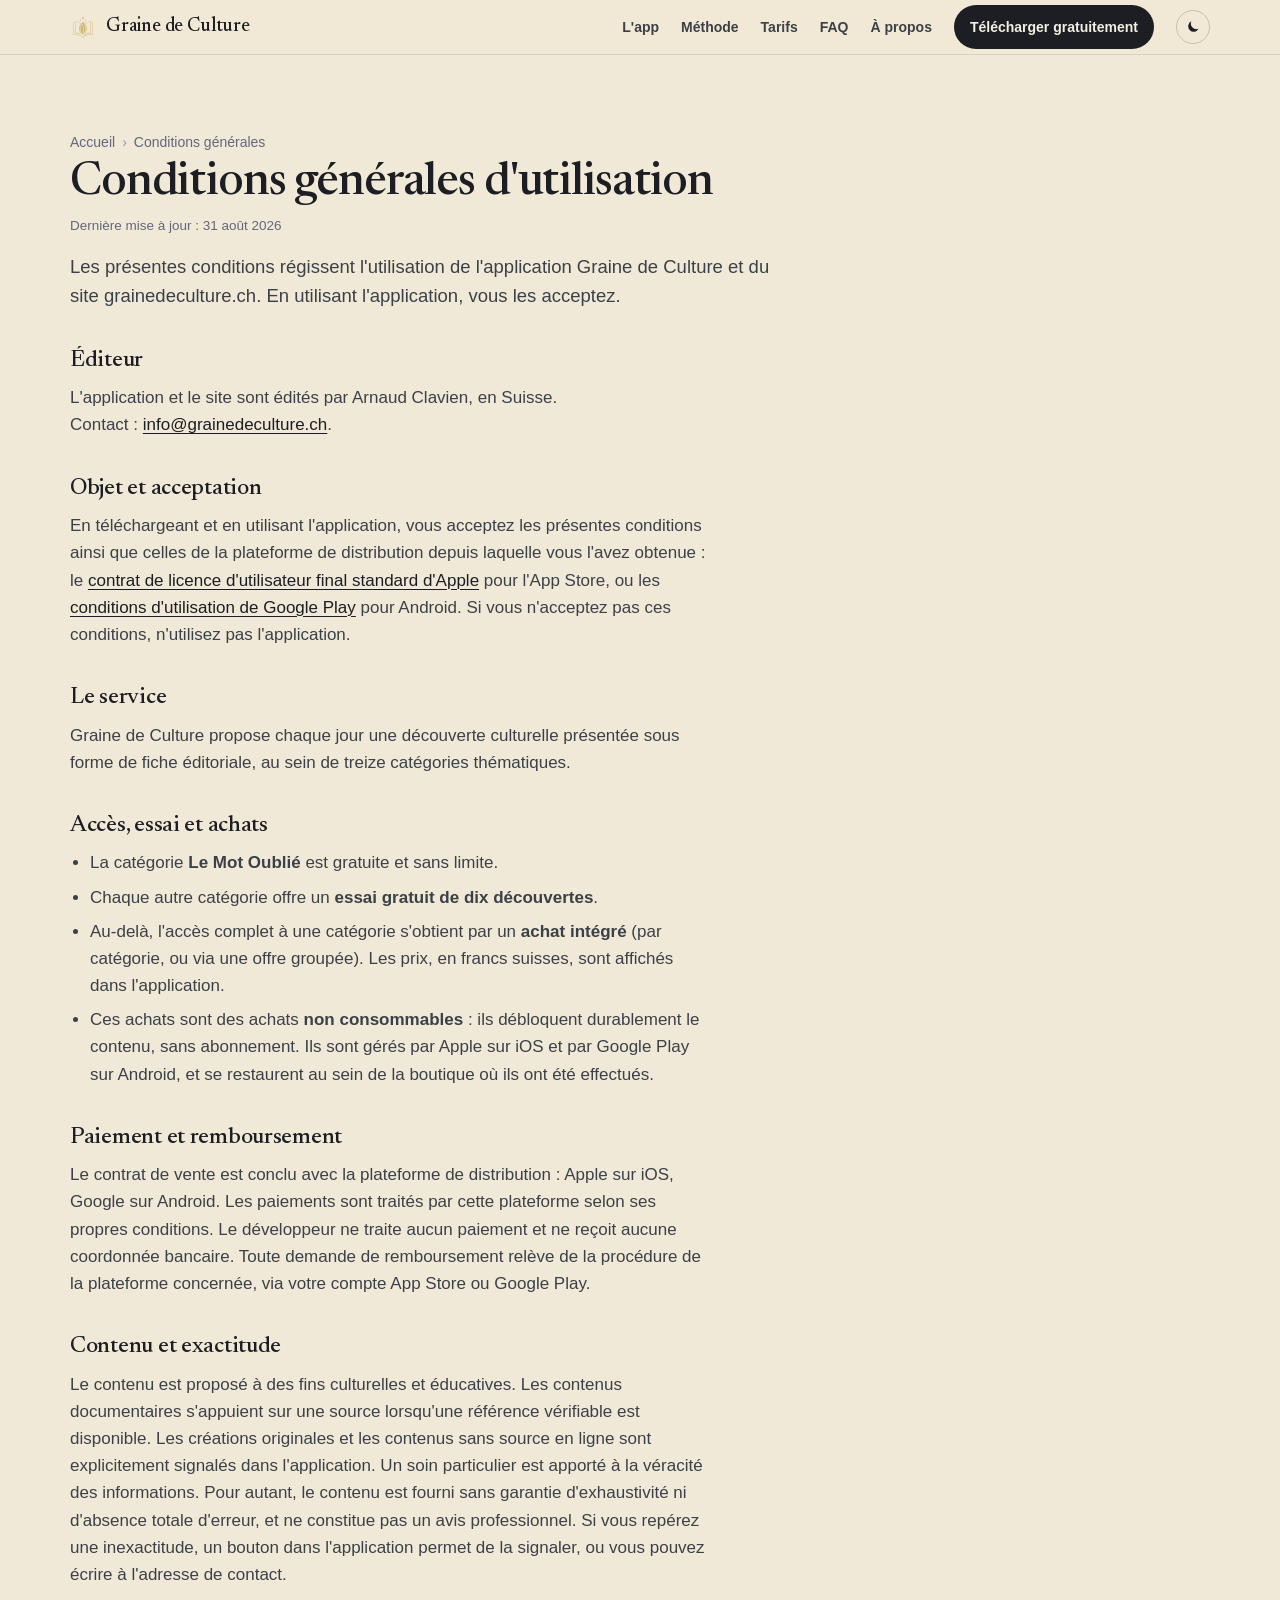
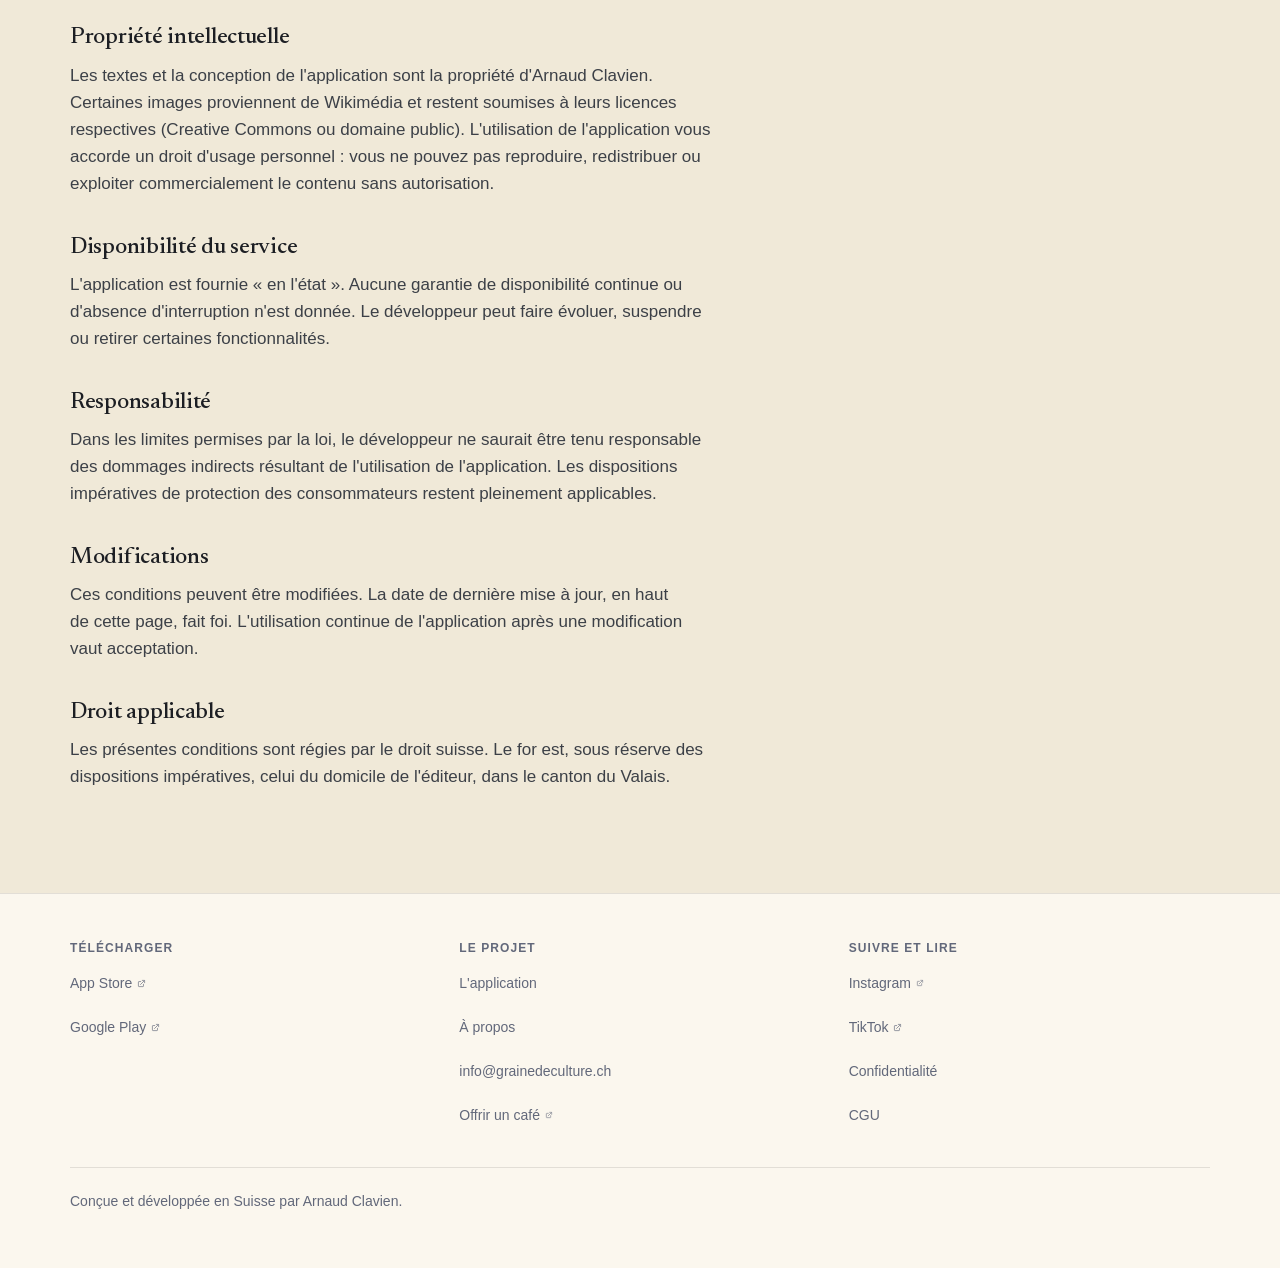
<file: cgu.html>
<!DOCTYPE html>
<html lang="fr" data-theme="light">
<head>
<meta charset="utf-8">
<meta name="viewport" content="width=device-width, initial-scale=1">
<meta id="theme-color" name="theme-color" content="#F0E9D8">
<script>
  // Thème initial : clair par défaut, le choix explicite du visiteur prime.
  (function(){
    var choix = null;
    try{ choix = localStorage.getItem('gdc-theme'); }catch(e){}
    if(choix === 'dark'){
      document.documentElement.setAttribute('data-theme', 'dark');
      document.getElementById('theme-color').setAttribute('content', '#16130E');
    }
  })();
</script>
<title>Conditions générales d'utilisation, Graine de Culture</title>
<meta name="description" content="Conditions générales d'utilisation de l'application Graine de Culture et du site grainedeculture.ch.">
<link rel="canonical" href="https://grainedeculture.ch/cgu">
<link rel="icon" href="/favicon.svg" type="image/svg+xml">
<link rel="apple-touch-icon" href="/apple-touch-icon.png">
<meta property="og:type" content="website">
<meta property="og:site_name" content="Graine de Culture">
<meta property="og:title" content="Conditions générales d'utilisation, Graine de Culture">
<meta property="og:description" content="Conditions générales d'utilisation de l'application Graine de Culture et du site grainedeculture.ch.">
<meta property="og:url" content="https://grainedeculture.ch/cgu">
<meta property="og:image" content="https://grainedeculture.ch/og.png">
<meta property="og:image:alt" content="Graine de Culture, une graine de savoir chaque jour.">
<meta property="og:locale" content="fr_CH">
<meta name="twitter:card" content="summary_large_image">
<meta name="twitter:title" content="Conditions générales d'utilisation, Graine de Culture">
<meta name="twitter:description" content="Conditions générales d'utilisation de l'application Graine de Culture et du site grainedeculture.ch.">
<meta name="twitter:image" content="https://grainedeculture.ch/og.png">
<meta name="twitter:image:alt" content="Graine de Culture, une graine de savoir chaque jour.">
<link rel="preload" href="/fonts/newsreader-latin.woff2" as="font" type="font/woff2" crossorigin>
<link rel="stylesheet" href="/style.css">
<script src="/site.js" defer></script>
<script async src="https://plausible.io/js/pa-My6-c-kju4-RD9LAgIVRF.js"></script>
<script>
  window.plausible=window.plausible||function(){(plausible.q=plausible.q||[]).push(arguments)},plausible.init=plausible.init||function(i){plausible.o=i||{}};
  plausible.init()
</script>
</head>
<body>

<a class="acces" href="#contenu">Aller au contenu</a>

<header class="barre">
  <div class="barre-in">
    <a class="logo" href="/" aria-label="Graine de Culture, accueil">
      <img src="/emblem.svg" alt="" width="26" height="26">
      <span>Graine de Culture</span>
    </a>
    <nav aria-label="Navigation principale">
      <a class="lien-nav" href="/decouvrir">L'app</a>
      <a class="lien-nav" href="/#methode">Méthode</a>
      <a class="lien-nav" href="/#tarifs">Tarifs</a>
      <a class="lien-nav" href="/#questions">FAQ</a>
      <a class="lien-nav" href="/a-propos">À propos</a>
      <a class="cta" href="/#obtenir">Télécharger gratuitement</a>
      <button class="bascule" type="button" aria-label="Basculer le thème clair ou sombre">
        <svg class="soleil" viewBox="0 0 24 24" fill="none" stroke="currentColor" stroke-width="1.8" stroke-linecap="round" aria-hidden="true"><circle cx="12" cy="12" r="4.2"/><path d="M12 2.5v2.4M12 19.1v2.4M4.6 4.6l1.7 1.7M17.7 17.7l1.7 1.7M2.5 12h2.4M19.1 12h2.4M4.6 19.4l1.7-1.7M17.7 6.3l1.7-1.7"/></svg>
        <svg class="lune" viewBox="0 0 24 24" fill="currentColor" aria-hidden="true"><path d="M20.5 14.4A8.2 8.2 0 0 1 9.6 3.5a8.2 8.2 0 1 0 10.9 10.9z"/></svg>
      </button>
      <button class="burger" type="button" aria-expanded="false" aria-controls="menu" aria-label="Ouvrir le menu">
        <svg class="ouvrir" viewBox="0 0 24 24" fill="none" stroke="currentColor" stroke-width="2" stroke-linecap="round" aria-hidden="true"><path d="M4 7h16M4 12h16M4 17h16"/></svg>
        <svg class="fermer" viewBox="0 0 24 24" fill="none" stroke="currentColor" stroke-width="2" stroke-linecap="round" aria-hidden="true"><path d="M6 6l12 12M18 6L6 18"/></svg>
      </button>
    </nav>
  </div>
</header>

<div class="menu" id="menu">
  <a href="/">Accueil</a>
  <a href="/decouvrir">L'app</a>
  <a href="/#methode">Méthode</a>
  <a href="/#tarifs">Tarifs</a>
  <a href="/#questions">FAQ</a>
  <a href="/a-propos">À propos</a>
  <a class="menu-cta" href="/#obtenir">Télécharger gratuitement</a>
</div>

<main class="page" id="contenu" tabindex="-1">
  <nav class="fil" aria-label="Fil d'Ariane"><a href="/">Accueil</a><span aria-hidden="true">›</span>Conditions générales</nav>
  <h1>Conditions générales d'utilisation</h1>
  <p class="maj">Dernière mise à jour&nbsp;: 31 août 2026</p>

  <p class="lead">Les présentes conditions régissent l'utilisation de l'application Graine de Culture et du site grainedeculture.ch. En utilisant l'application, vous les acceptez.</p>

  <h2>Éditeur</h2>
  <p>L'application et le site sont édités par Arnaud Clavien, en Suisse. Contact&nbsp;: <a href="mailto:info@grainedeculture.ch">info@grainedeculture.ch</a>.</p>

  <h2>Objet et acceptation</h2>
  <p>En téléchargeant et en utilisant l'application, vous acceptez les présentes conditions ainsi que celles de la plateforme de distribution depuis laquelle vous l'avez obtenue&nbsp;: le <a href="https://www.apple.com/legal/internet-services/itunes/dev/stdeula/" target="_blank" rel="noopener">contrat de licence d'utilisateur final standard d'Apple</a> pour l'App Store, ou les <a href="https://play.google.com/about/play-terms/" target="_blank" rel="noopener">conditions d'utilisation de Google Play</a> pour Android. Si vous n'acceptez pas ces conditions, n'utilisez pas l'application.</p>

  <h2>Le service</h2>
  <p>Graine de Culture propose chaque jour une découverte culturelle présentée sous forme de fiche éditoriale, au sein de treize catégories thématiques.</p>

  <h2>Accès, essai et achats</h2>
  <ul>
    <li>La catégorie <strong>Le Mot Oublié</strong> est gratuite et sans limite.</li>
    <li>Chaque autre catégorie offre un <strong>essai gratuit de dix découvertes</strong>.</li>
    <li>Au-delà, l'accès complet à une catégorie s'obtient par un <strong>achat intégré</strong> (par catégorie, ou via une offre groupée). Les prix, en francs suisses, sont affichés dans l'application.</li>
    <li>Ces achats sont des achats <strong>non consommables</strong>&nbsp;: ils débloquent durablement le contenu, sans abonnement. Ils sont gérés par Apple sur iOS et par Google Play sur Android, et se restaurent au sein de la boutique où ils ont été effectués.</li>
  </ul>

  <h2>Paiement et remboursement</h2>
  <p>Le contrat de vente est conclu avec la plateforme de distribution&nbsp;: Apple sur iOS, Google sur Android. Les paiements sont traités par cette plateforme selon ses propres conditions. Le développeur ne traite aucun paiement et ne reçoit aucune coordonnée bancaire. Toute demande de remboursement relève de la procédure de la plateforme concernée, via votre compte App Store ou Google Play.</p>

  <h2>Contenu et exactitude</h2>
  <p>Le contenu est proposé à des fins culturelles et éducatives. Les contenus documentaires s'appuient sur une source lorsqu'une référence vérifiable est disponible. Les créations originales et les contenus sans source en ligne sont explicitement signalés dans l'application. Un soin particulier est apporté à la véracité des informations. Pour autant, le contenu est fourni sans garantie d'exhaustivité ni d'absence totale d'erreur, et ne constitue pas un avis professionnel. Si vous repérez une inexactitude, un bouton dans l'application permet de la signaler, ou vous pouvez écrire à l'adresse de contact.</p>

  <h2>Propriété intellectuelle</h2>
  <p>Les textes et la conception de l'application sont la propriété d'Arnaud Clavien. Certaines images proviennent de Wikimédia et restent soumises à leurs licences respectives (Creative Commons ou domaine public). L'utilisation de l'application vous accorde un droit d'usage personnel&nbsp;: vous ne pouvez pas reproduire, redistribuer ou exploiter commercialement le contenu sans autorisation.</p>

  <h2>Disponibilité du service</h2>
  <p>L'application est fournie «&nbsp;en l'état&nbsp;». Aucune garantie de disponibilité continue ou d'absence d'interruption n'est donnée. Le développeur peut faire évoluer, suspendre ou retirer certaines fonctionnalités.</p>

  <h2>Responsabilité</h2>
  <p>Dans les limites permises par la loi, le développeur ne saurait être tenu responsable des dommages indirects résultant de l'utilisation de l'application. Les dispositions impératives de protection des consommateurs restent pleinement applicables.</p>

  <h2>Modifications</h2>
  <p>Ces conditions peuvent être modifiées. La date de dernière mise à jour, en haut de cette page, fait foi. L'utilisation continue de l'application après une modification vaut acceptation.</p>

  <h2>Droit applicable</h2>
  <p>Les présentes conditions sont régies par le droit suisse. Le for est, sous réserve des dispositions impératives, celui du domicile de l'éditeur, dans le canton du Valais.</p>
</main>

<footer>
  <div class="pied">
    <div>
      <h2>Télécharger</h2>
      <ul>
        <li><a href="https://apps.apple.com/ch/app/graine-de-culture/id6761060784?l=fr-FR" target="_blank" rel="noopener" class="ext" data-plausible-event-name="pied-appstore">App Store</a></li>
        <li><a href="https://play.google.com/store/apps/details?id=com.arnaudclavien.grainedeculture" target="_blank" rel="noopener" class="ext" data-plausible-event-name="pied-play">Google Play</a></li>
      </ul>
    </div>
    <div>
      <h2>Le projet</h2>
      <ul>
        <li><a href="/decouvrir">L'application</a></li>
        <li><a href="/a-propos">À propos</a></li>
        <li><a href="mailto:info@grainedeculture.ch">info@grainedeculture.ch</a></li>
        <li><a href="https://ko-fi.com/grainedeculture" target="_blank" rel="noopener" class="ext" data-plausible-event-name="kofi-click">Offrir un café</a></li>
      </ul>
    </div>
    <div>
      <h2>Suivre et lire</h2>
      <ul>
        <li><a href="https://www.instagram.com/grainedeculturee" target="_blank" rel="noopener" class="ext">Instagram</a></li>
        <li><a href="https://www.tiktok.com/@graine.de.culture" target="_blank" rel="noopener" class="ext">TikTok</a></li>
        <li><a href="/confidentialite">Confidentialité</a></li>
        <li><a href="/cgu">CGU</a></li>
      </ul>
    </div>
  </div>
  <div class="bas">Conçue et développée en Suisse par Arnaud Clavien.</div>
</footer>

</body>
</html>
</file>
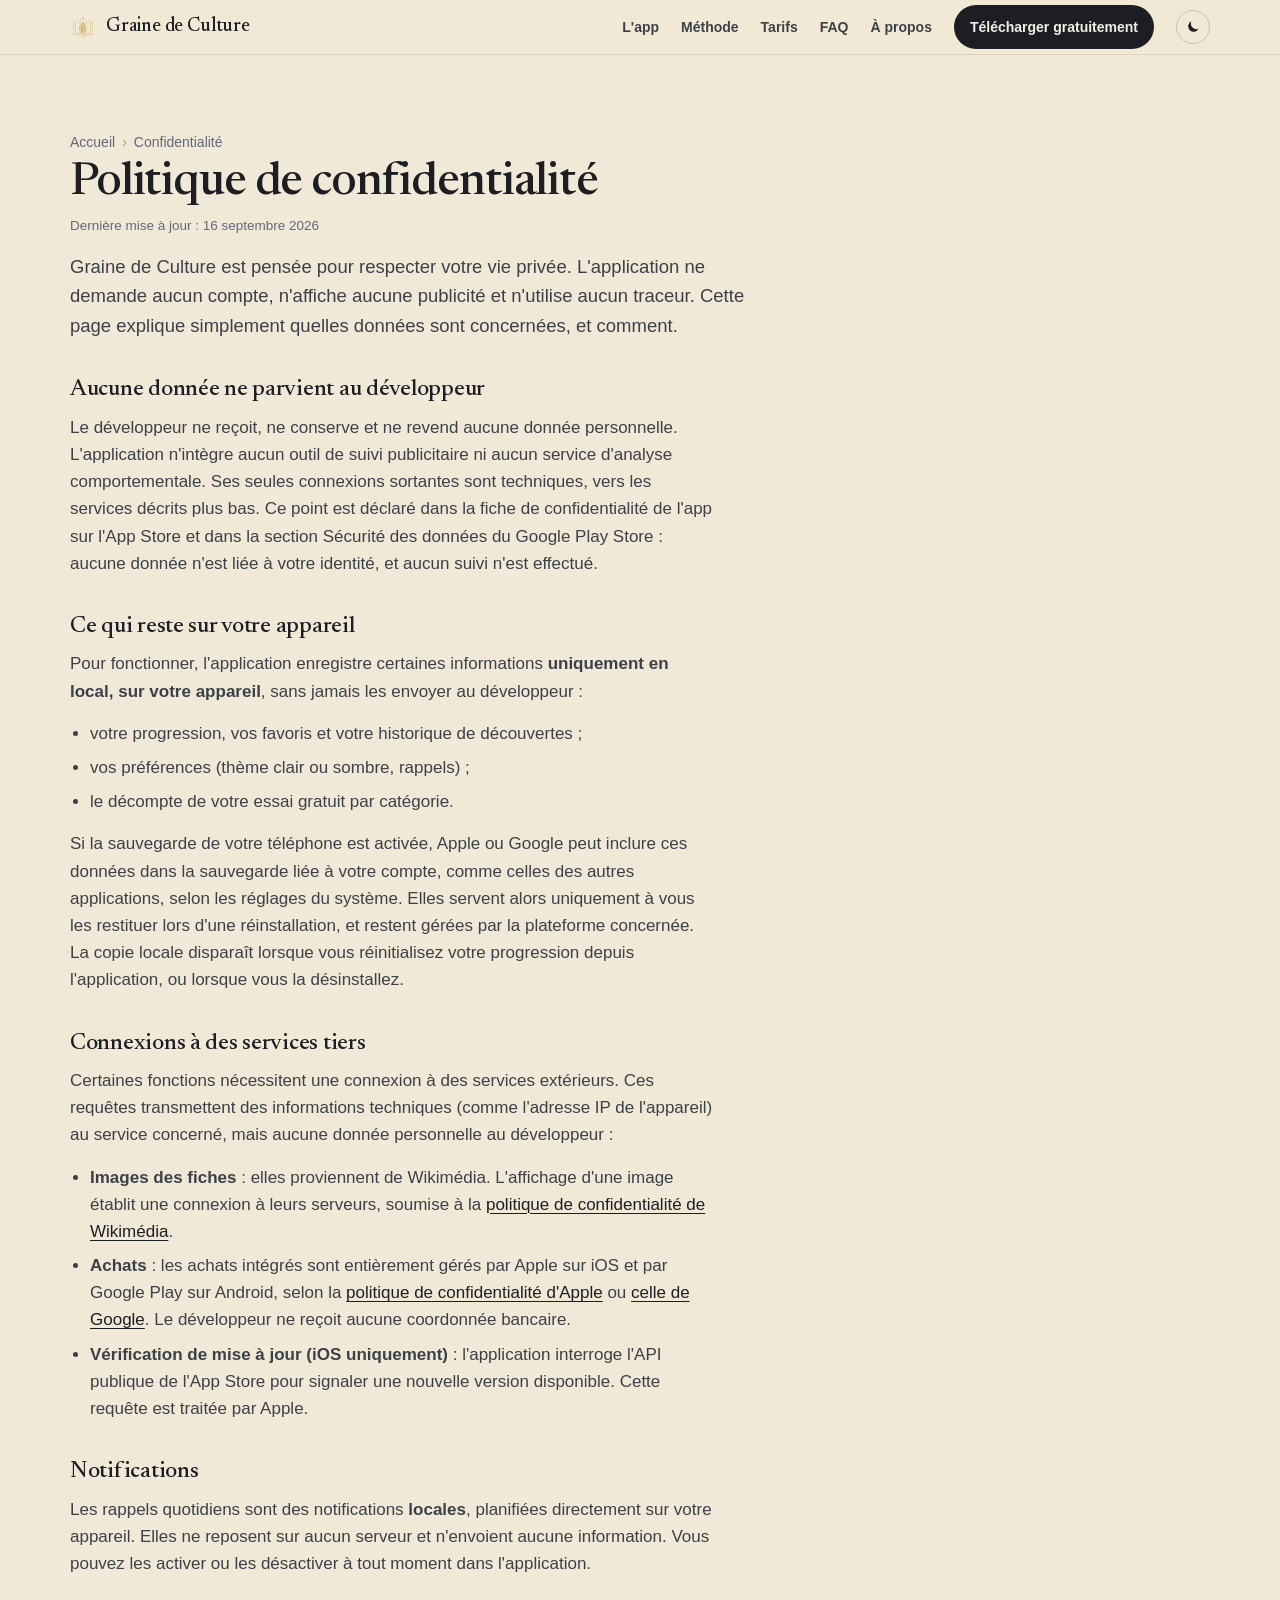
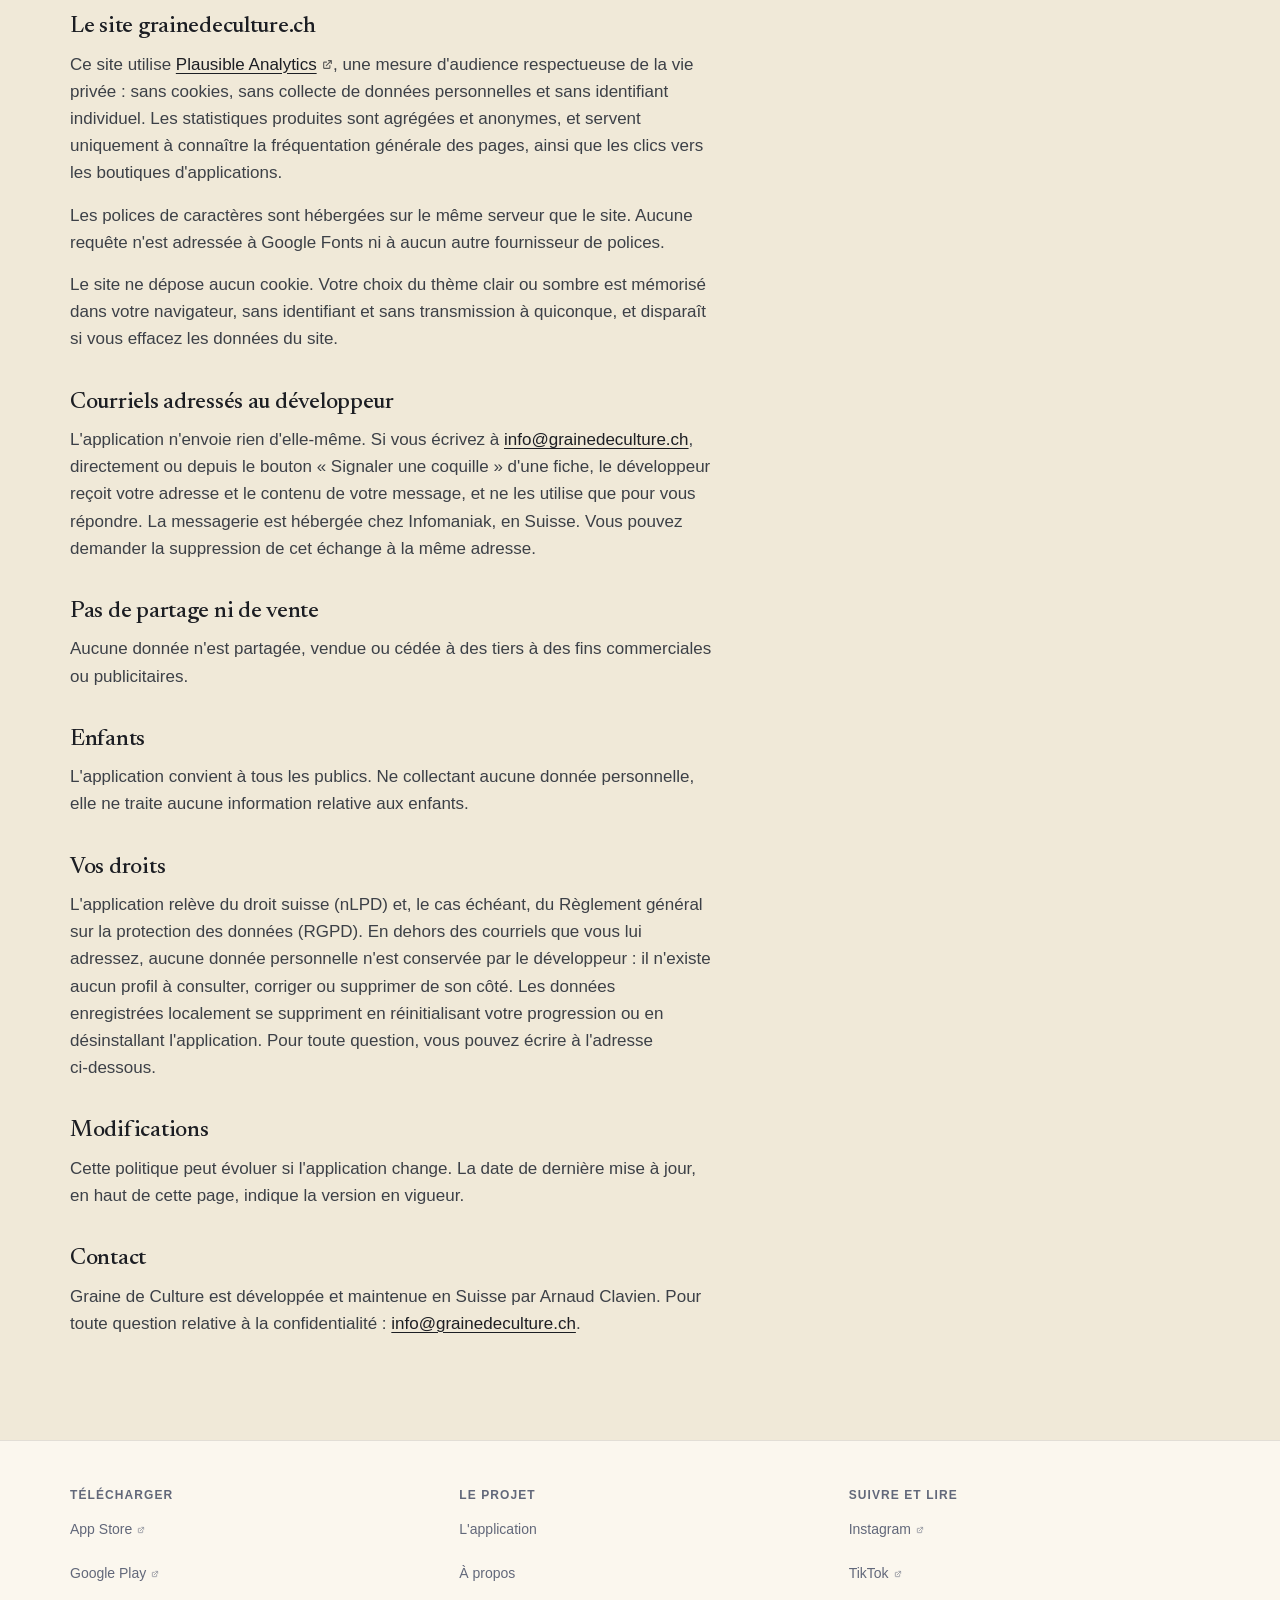
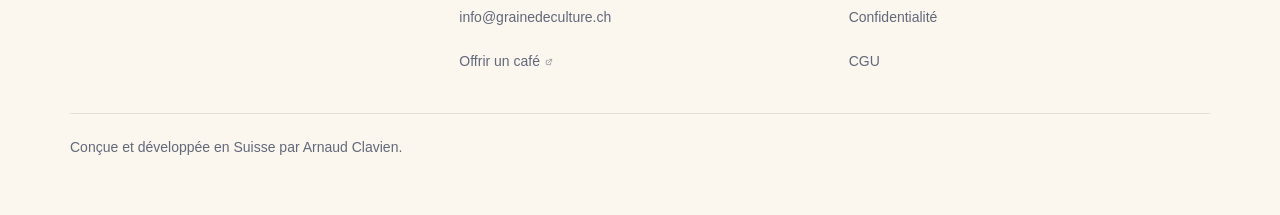
<file: confidentialite.html>
<!DOCTYPE html>
<html lang="fr" data-theme="light">
<head>
<meta charset="utf-8">
<meta name="viewport" content="width=device-width, initial-scale=1">
<meta id="theme-color" name="theme-color" content="#F0E9D8">
<script>
  // Thème initial : clair par défaut, le choix explicite du visiteur prime.
  (function(){
    var choix = null;
    try{ choix = localStorage.getItem('gdc-theme'); }catch(e){}
    if(choix === 'dark'){
      document.documentElement.setAttribute('data-theme', 'dark');
      document.getElementById('theme-color').setAttribute('content', '#16130E');
    }
  })();
</script>
<title>Politique de confidentialité, Graine de Culture</title>
<meta name="description" content="Le développeur de Graine de Culture ne reçoit aucune donnée personnelle : pas de compte, pas de publicité, pas de traceur.">
<link rel="canonical" href="https://grainedeculture.ch/confidentialite">
<link rel="icon" href="/favicon.svg" type="image/svg+xml">
<link rel="apple-touch-icon" href="/apple-touch-icon.png">
<meta property="og:type" content="website">
<meta property="og:site_name" content="Graine de Culture">
<meta property="og:title" content="Politique de confidentialité, Graine de Culture">
<meta property="og:description" content="Le développeur de Graine de Culture ne reçoit aucune donnée personnelle : pas de compte, pas de publicité, pas de traceur.">
<meta property="og:url" content="https://grainedeculture.ch/confidentialite">
<meta property="og:image" content="https://grainedeculture.ch/og.png">
<meta property="og:image:alt" content="Graine de Culture, une graine de savoir chaque jour.">
<meta property="og:locale" content="fr_CH">
<meta name="twitter:card" content="summary_large_image">
<meta name="twitter:title" content="Politique de confidentialité, Graine de Culture">
<meta name="twitter:description" content="Le développeur de Graine de Culture ne reçoit aucune donnée personnelle : pas de compte, pas de publicité, pas de traceur.">
<meta name="twitter:image" content="https://grainedeculture.ch/og.png">
<meta name="twitter:image:alt" content="Graine de Culture, une graine de savoir chaque jour.">
<link rel="preload" href="/fonts/newsreader-latin.woff2" as="font" type="font/woff2" crossorigin>
<link rel="stylesheet" href="/style.css">
<script src="/site.js" defer></script>
<script async src="https://plausible.io/js/pa-My6-c-kju4-RD9LAgIVRF.js"></script>
<script>
  window.plausible=window.plausible||function(){(plausible.q=plausible.q||[]).push(arguments)},plausible.init=plausible.init||function(i){plausible.o=i||{}};
  plausible.init()
</script>
</head>
<body>

<a class="acces" href="#contenu">Aller au contenu</a>

<header class="barre">
  <div class="barre-in">
    <a class="logo" href="/" aria-label="Graine de Culture, accueil">
      <img src="/emblem.svg" alt="" width="26" height="26">
      <span>Graine de Culture</span>
    </a>
    <nav aria-label="Navigation principale">
      <a class="lien-nav" href="/decouvrir">L'app</a>
      <a class="lien-nav" href="/#methode">Méthode</a>
      <a class="lien-nav" href="/#tarifs">Tarifs</a>
      <a class="lien-nav" href="/#questions">FAQ</a>
      <a class="lien-nav" href="/a-propos">À propos</a>
      <a class="cta" href="/#obtenir">Télécharger gratuitement</a>
      <button class="bascule" type="button" aria-label="Basculer le thème clair ou sombre">
        <svg class="soleil" viewBox="0 0 24 24" fill="none" stroke="currentColor" stroke-width="1.8" stroke-linecap="round" aria-hidden="true"><circle cx="12" cy="12" r="4.2"/><path d="M12 2.5v2.4M12 19.1v2.4M4.6 4.6l1.7 1.7M17.7 17.7l1.7 1.7M2.5 12h2.4M19.1 12h2.4M4.6 19.4l1.7-1.7M17.7 6.3l1.7-1.7"/></svg>
        <svg class="lune" viewBox="0 0 24 24" fill="currentColor" aria-hidden="true"><path d="M20.5 14.4A8.2 8.2 0 0 1 9.6 3.5a8.2 8.2 0 1 0 10.9 10.9z"/></svg>
      </button>
      <button class="burger" type="button" aria-expanded="false" aria-controls="menu" aria-label="Ouvrir le menu">
        <svg class="ouvrir" viewBox="0 0 24 24" fill="none" stroke="currentColor" stroke-width="2" stroke-linecap="round" aria-hidden="true"><path d="M4 7h16M4 12h16M4 17h16"/></svg>
        <svg class="fermer" viewBox="0 0 24 24" fill="none" stroke="currentColor" stroke-width="2" stroke-linecap="round" aria-hidden="true"><path d="M6 6l12 12M18 6L6 18"/></svg>
      </button>
    </nav>
  </div>
</header>

<div class="menu" id="menu">
  <a href="/">Accueil</a>
  <a href="/decouvrir">L'app</a>
  <a href="/#methode">Méthode</a>
  <a href="/#tarifs">Tarifs</a>
  <a href="/#questions">FAQ</a>
  <a href="/a-propos">À propos</a>
  <a class="menu-cta" href="/#obtenir">Télécharger gratuitement</a>
</div>

<main class="page" id="contenu" tabindex="-1">
  <nav class="fil" aria-label="Fil d'Ariane"><a href="/">Accueil</a><span aria-hidden="true">›</span>Confidentialité</nav>
  <h1>Politique de confidentialité</h1>
  <p class="maj">Dernière mise à jour&nbsp;: 16 septembre 2026</p>

  <p class="lead">Graine de Culture est pensée pour respecter votre vie privée. L'application ne demande aucun compte, n'affiche aucune publicité et n'utilise aucun traceur. Cette page explique simplement quelles données sont concernées, et comment.</p>

  <h2>Aucune donnée ne parvient au développeur</h2>
  <p>Le développeur ne reçoit, ne conserve et ne revend aucune donnée personnelle. L'application n'intègre aucun outil de suivi publicitaire ni aucun service d'analyse comportementale. Ses seules connexions sortantes sont techniques, vers les services décrits plus bas. Ce point est déclaré dans la fiche de confidentialité de l'app sur l'App Store et dans la section Sécurité des données du Google Play Store&nbsp;: aucune donnée n'est liée à votre identité, et aucun suivi n'est effectué.</p>

  <h2>Ce qui reste sur votre appareil</h2>
  <p>Pour fonctionner, l'application enregistre certaines informations <strong>uniquement en local, sur votre appareil</strong>, sans jamais les envoyer au développeur&nbsp;:</p>
  <ul>
    <li>votre progression, vos favoris et votre historique de découvertes&nbsp;;</li>
    <li>vos préférences (thème clair ou sombre, rappels)&nbsp;;</li>
    <li>le décompte de votre essai gratuit par catégorie.</li>
  </ul>
  <p>Si la sauvegarde de votre téléphone est activée, Apple ou Google peut inclure ces données dans la sauvegarde liée à votre compte, comme celles des autres applications, selon les réglages du système. Elles servent alors uniquement à vous les restituer lors d'une réinstallation, et restent gérées par la plateforme concernée. La copie locale disparaît lorsque vous réinitialisez votre progression depuis l'application, ou lorsque vous la désinstallez.</p>

  <h2>Connexions à des services tiers</h2>
  <p>Certaines fonctions nécessitent une connexion à des services extérieurs. Ces requêtes transmettent des informations techniques (comme l'adresse IP de l'appareil) au service concerné, mais aucune donnée personnelle au développeur&nbsp;:</p>
  <ul>
    <li><strong>Images des fiches</strong>&nbsp;: elles proviennent de Wikimédia. L'affichage d'une image établit une connexion à leurs serveurs, soumise à la <a href="https://foundation.wikimedia.org/wiki/Policy:Privacy_policy" target="_blank" rel="noopener">politique de confidentialité de Wikimédia</a>.</li>
    <li><strong>Achats</strong>&nbsp;: les achats intégrés sont entièrement gérés par Apple sur iOS et par Google Play sur Android, selon la <a href="https://www.apple.com/legal/privacy/fr-ww/" target="_blank" rel="noopener">politique de confidentialité d'Apple</a> ou <a href="https://policies.google.com/privacy" target="_blank" rel="noopener">celle de Google</a>. Le développeur ne reçoit aucune coordonnée bancaire.</li>
    <li><strong>Vérification de mise à jour (iOS uniquement)</strong>&nbsp;: l'application interroge l'API publique de l'App Store pour signaler une nouvelle version disponible. Cette requête est traitée par Apple.</li>
  </ul>

  <h2>Notifications</h2>
  <p>Les rappels quotidiens sont des notifications <strong>locales</strong>, planifiées directement sur votre appareil. Elles ne reposent sur aucun serveur et n'envoient aucune information. Vous pouvez les activer ou les désactiver à tout moment dans l'application.</p>

  <h2>Le site grainedeculture.ch</h2>
  <p>Ce site utilise <a href="https://plausible.io/data-policy" target="_blank" rel="noopener" class="ext">Plausible Analytics</a>, une mesure d'audience respectueuse de la vie privée&nbsp;: sans cookies, sans collecte de données personnelles et sans identifiant individuel. Les statistiques produites sont agrégées et anonymes, et servent uniquement à connaître la fréquentation générale des pages, ainsi que les clics vers les boutiques d'applications.</p>
  <p>Les polices de caractères sont hébergées sur le même serveur que le site. Aucune requête n'est adressée à Google Fonts ni à aucun autre fournisseur de polices.</p>
  <p>Le site ne dépose aucun cookie. Votre choix du thème clair ou sombre est mémorisé dans votre navigateur, sans identifiant et sans transmission à quiconque, et disparaît si vous effacez les données du site.</p>

  <h2>Courriels adressés au développeur</h2>
  <p>L'application n'envoie rien d'elle-même. Si vous écrivez à <a href="mailto:info@grainedeculture.ch">info@grainedeculture.ch</a>, directement ou depuis le bouton «&nbsp;Signaler une coquille&nbsp;» d'une fiche, le développeur reçoit votre adresse et le contenu de votre message, et ne les utilise que pour vous répondre. La messagerie est hébergée chez Infomaniak, en Suisse. Vous pouvez demander la suppression de cet échange à la même adresse.</p>

  <h2>Pas de partage ni de vente</h2>
  <p>Aucune donnée n'est partagée, vendue ou cédée à des tiers à des fins commerciales ou publicitaires.</p>

  <h2>Enfants</h2>
  <p>L'application convient à tous les publics. Ne collectant aucune donnée personnelle, elle ne traite aucune information relative aux enfants.</p>

  <h2>Vos droits</h2>
  <p>L'application relève du droit suisse (nLPD) et, le cas échéant, du Règlement général sur la protection des données (RGPD). En dehors des courriels que vous lui adressez, aucune donnée personnelle n'est conservée par le développeur&nbsp;: il n'existe aucun profil à consulter, corriger ou supprimer de son côté. Les données enregistrées localement se suppriment en réinitialisant votre progression ou en désinstallant l'application. Pour toute question, vous pouvez écrire à l'adresse ci-dessous.</p>

  <h2>Modifications</h2>
  <p>Cette politique peut évoluer si l'application change. La date de dernière mise à jour, en haut de cette page, indique la version en vigueur.</p>

  <h2>Contact</h2>
  <p>Graine de Culture est développée et maintenue en Suisse par Arnaud Clavien. Pour toute question relative à la confidentialité&nbsp;: <a href="mailto:info@grainedeculture.ch">info@grainedeculture.ch</a>.</p>
</main>

<footer>
  <div class="pied">
    <div>
      <h2>Télécharger</h2>
      <ul>
        <li><a href="https://apps.apple.com/ch/app/graine-de-culture/id6761060784?l=fr-FR" target="_blank" rel="noopener" class="ext" data-plausible-event-name="pied-appstore">App Store</a></li>
        <li><a href="https://play.google.com/store/apps/details?id=com.arnaudclavien.grainedeculture" target="_blank" rel="noopener" class="ext" data-plausible-event-name="pied-play">Google Play</a></li>
      </ul>
    </div>
    <div>
      <h2>Le projet</h2>
      <ul>
        <li><a href="/decouvrir">L'application</a></li>
        <li><a href="/a-propos">À propos</a></li>
        <li><a href="mailto:info@grainedeculture.ch">info@grainedeculture.ch</a></li>
        <li><a href="https://ko-fi.com/grainedeculture" target="_blank" rel="noopener" class="ext" data-plausible-event-name="kofi-click">Offrir un café</a></li>
      </ul>
    </div>
    <div>
      <h2>Suivre et lire</h2>
      <ul>
        <li><a href="https://www.instagram.com/grainedeculturee" target="_blank" rel="noopener" class="ext">Instagram</a></li>
        <li><a href="https://www.tiktok.com/@graine.de.culture" target="_blank" rel="noopener" class="ext">TikTok</a></li>
        <li><a href="/confidentialite">Confidentialité</a></li>
        <li><a href="/cgu">CGU</a></li>
      </ul>
    </div>
  </div>
  <div class="bas">Conçue et développée en Suisse par Arnaud Clavien.</div>
</footer>

</body>
</html>
</file>
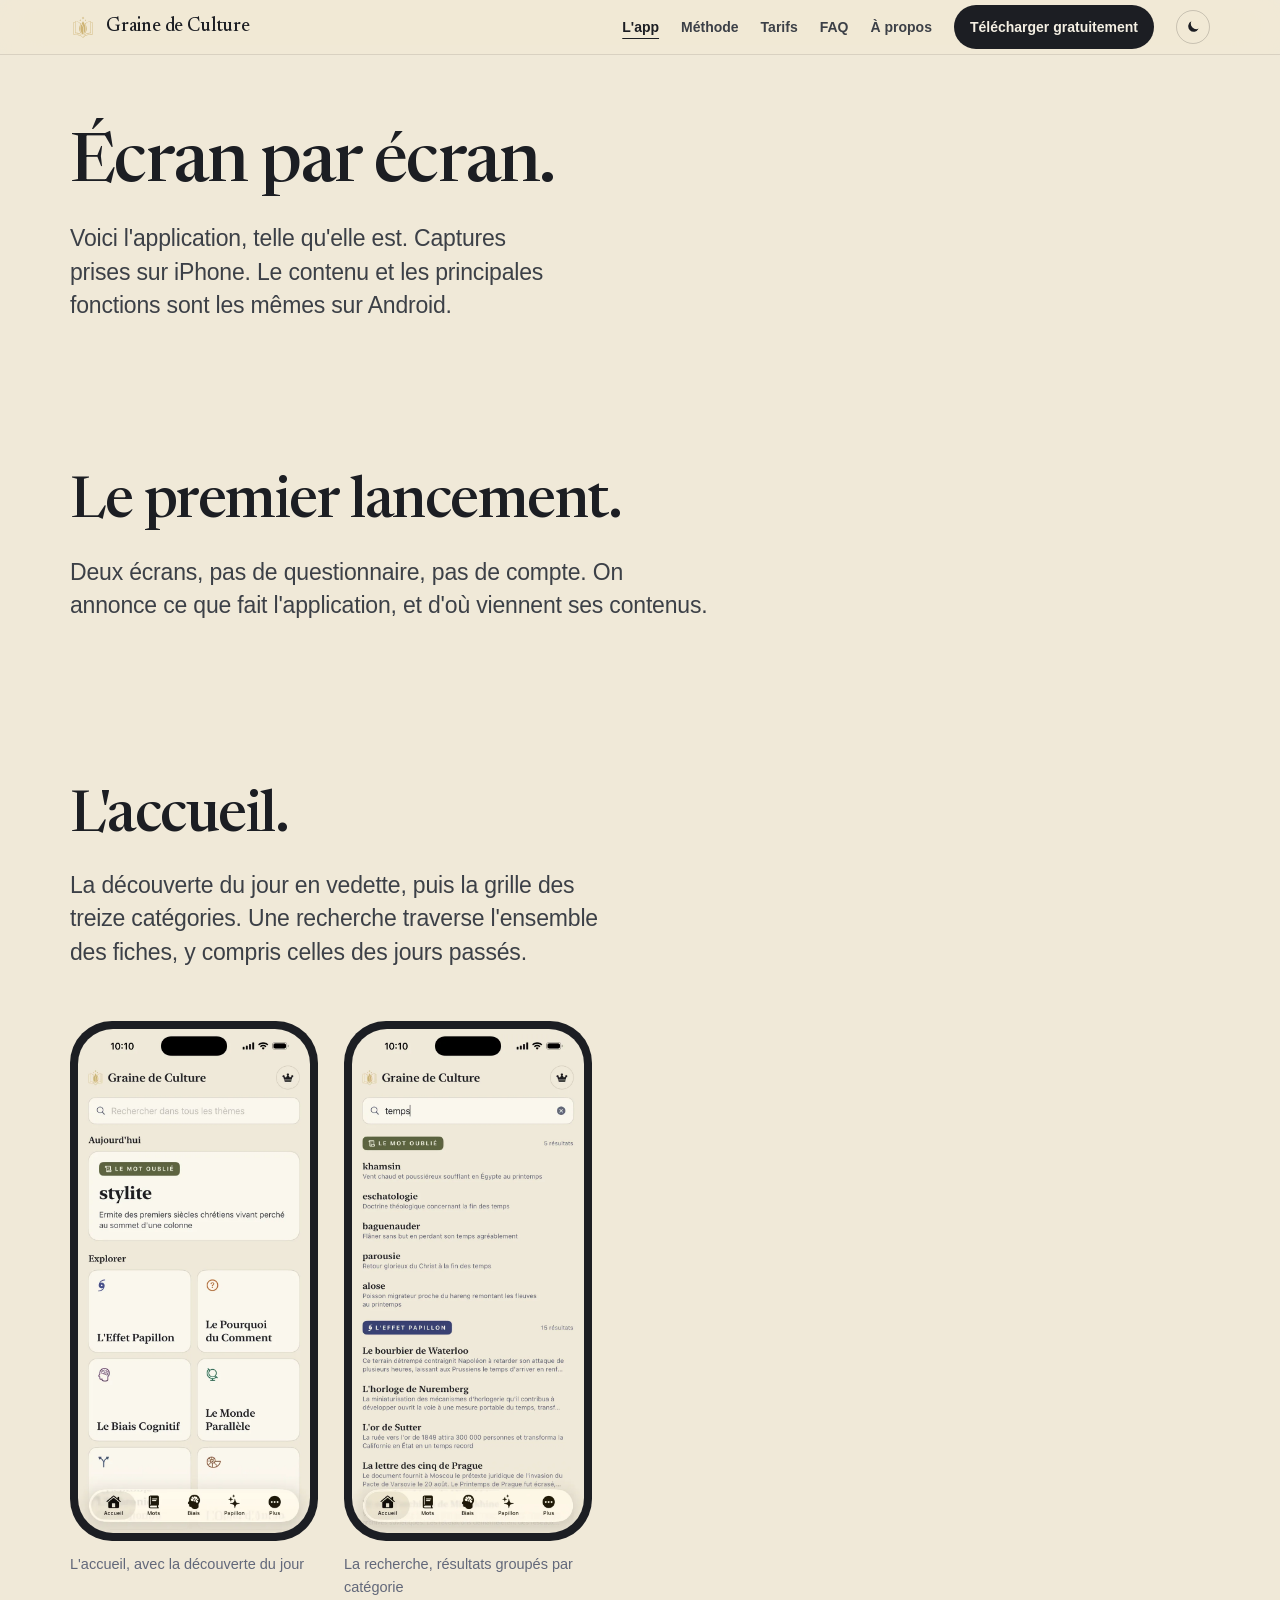
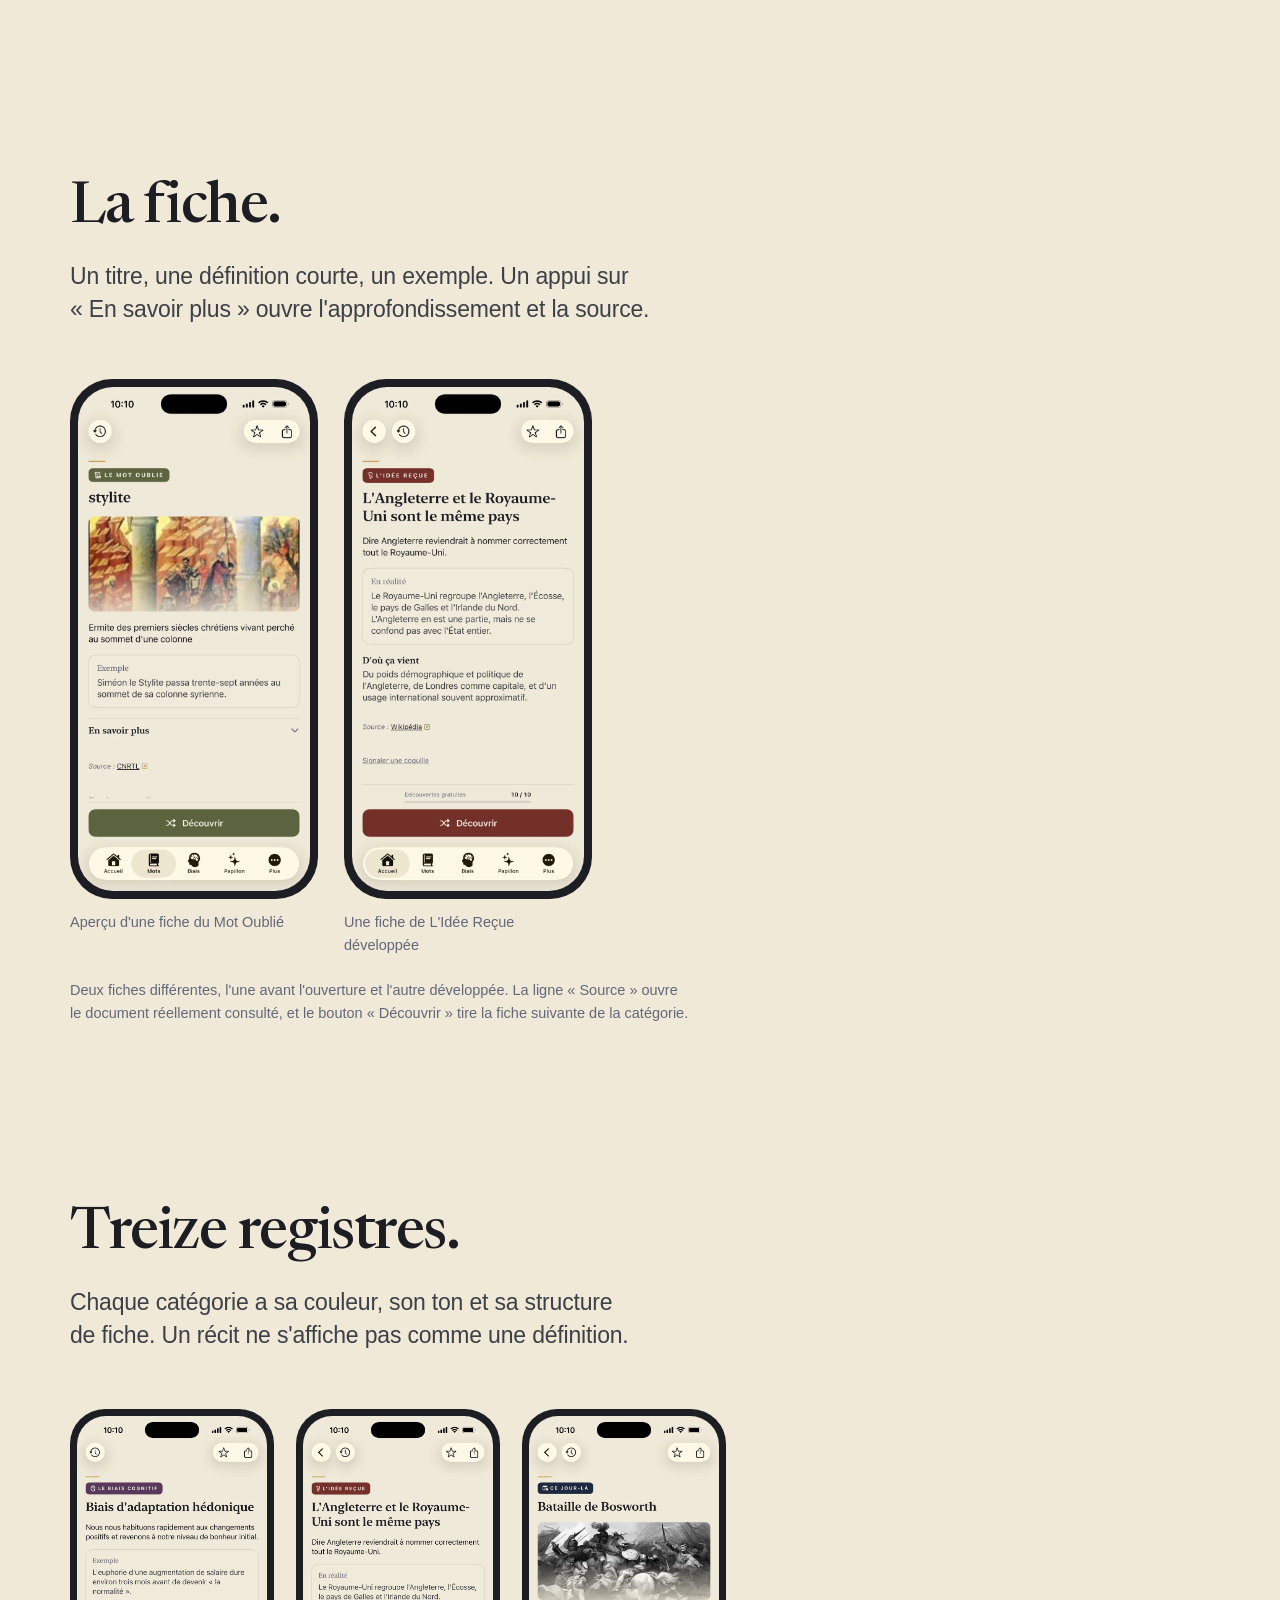
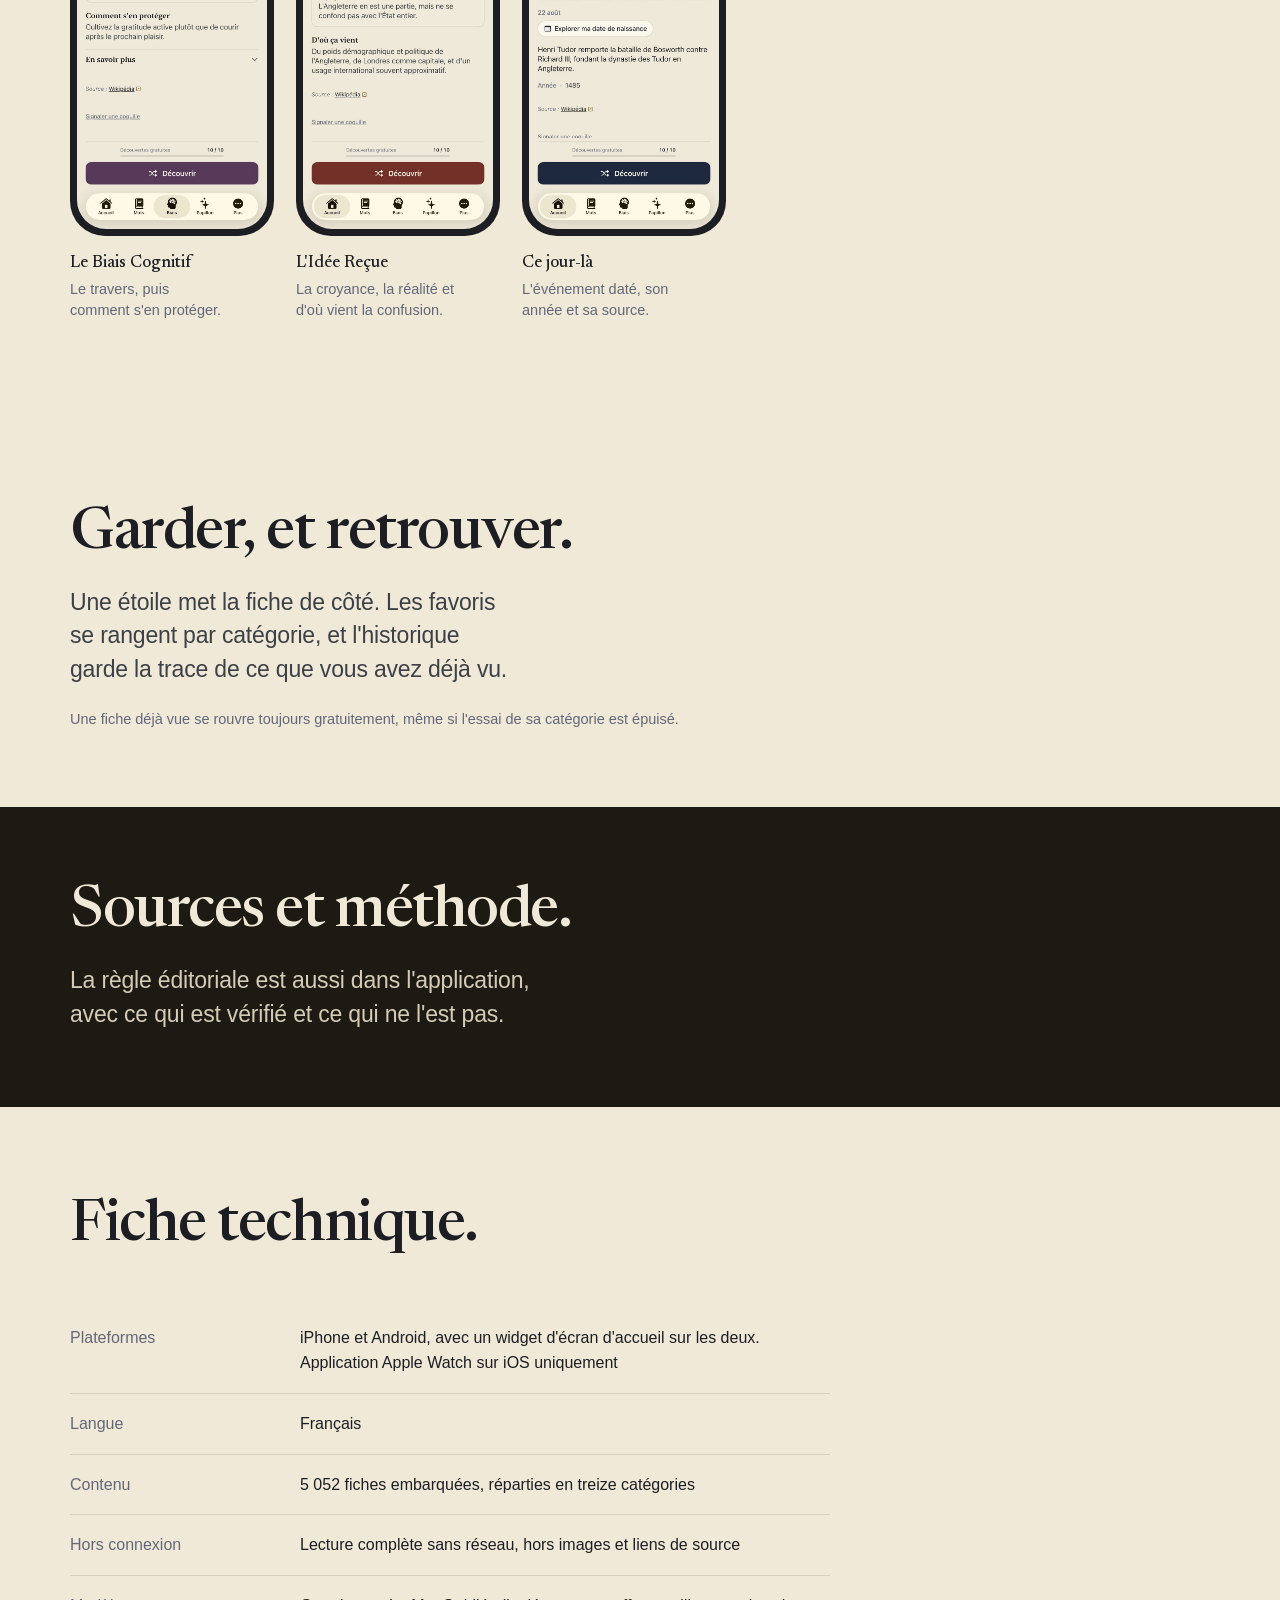
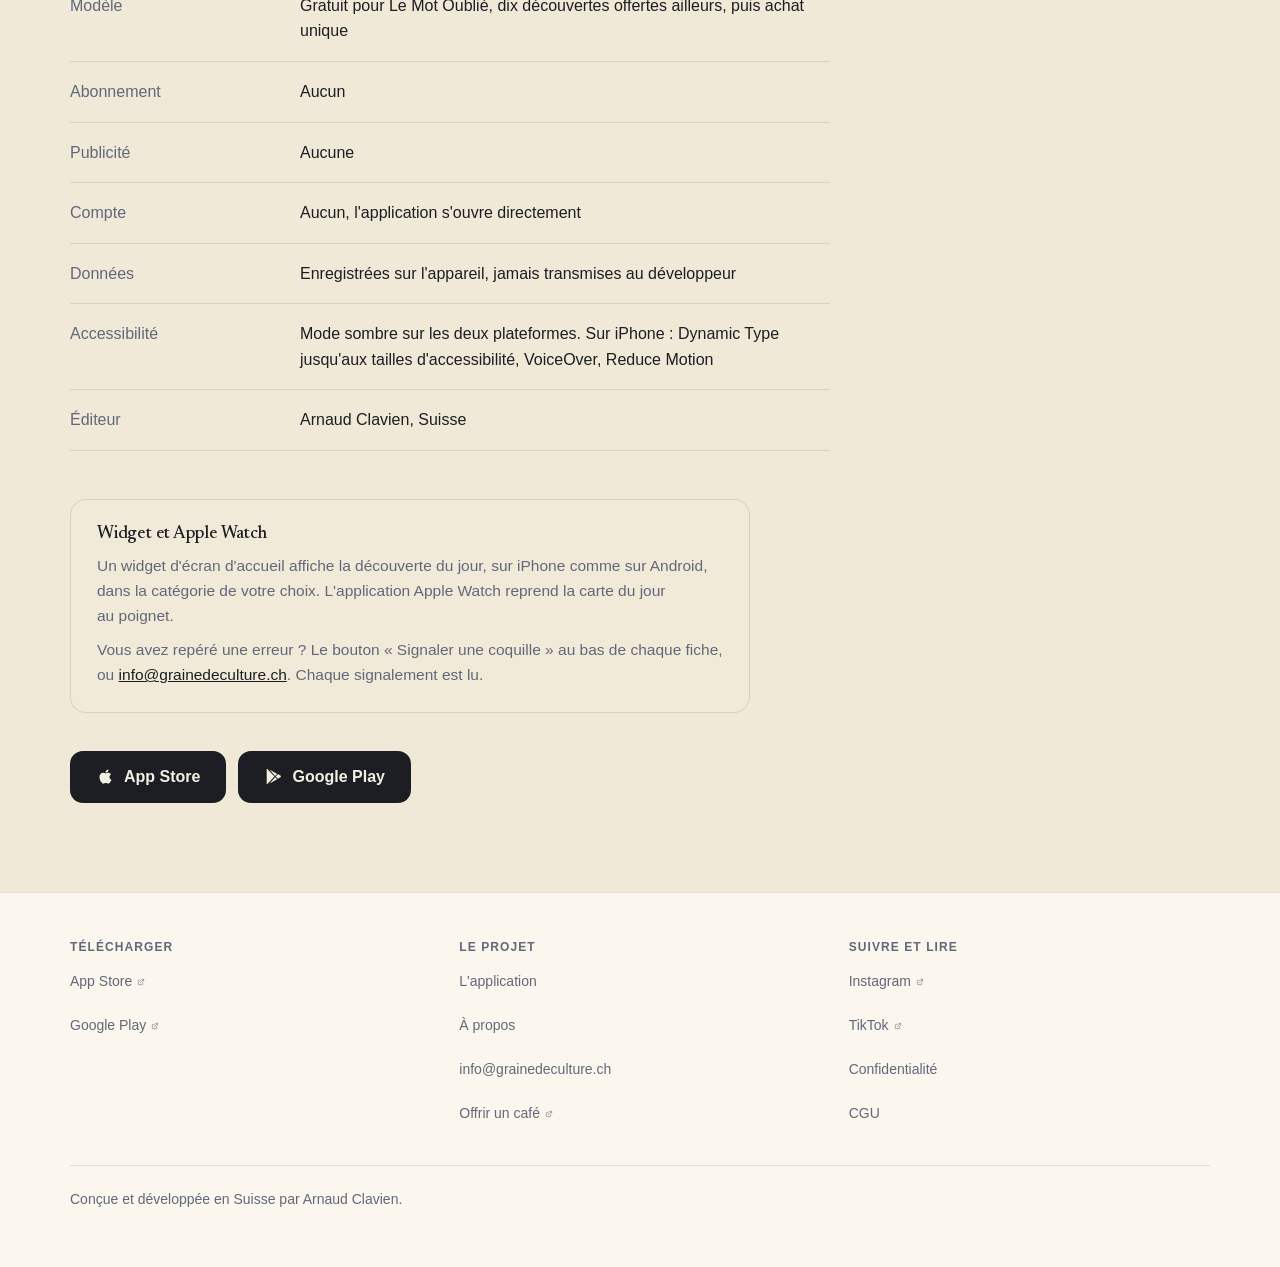
<file: decouvrir.html>
<!DOCTYPE html>
<html lang="fr" data-theme="light">
<head>
<meta charset="utf-8">
<meta name="viewport" content="width=device-width, initial-scale=1">
<meta id="theme-color" name="theme-color" content="#F0E9D8">
<script>
  // Thème initial : clair par défaut, le choix explicite du visiteur prime.
  (function(){
    var choix = null;
    try{ choix = localStorage.getItem('gdc-theme'); }catch(e){}
    if(choix === 'dark'){
      document.documentElement.setAttribute('data-theme', 'dark');
      document.getElementById('theme-color').setAttribute('content', '#16130E');
    }
  })();
</script>
<title>L'application Graine de Culture, écran par écran</title>
<meta name="description" content="À quoi ressemble Graine de Culture : l'accueil, la fiche du jour, les treize catégories, les favoris, la page Sources et méthode.">
<link rel="canonical" href="https://grainedeculture.ch/decouvrir">
<link rel="icon" href="/favicon.svg" type="image/svg+xml">
<link rel="apple-touch-icon" href="/apple-touch-icon.png">
<meta property="og:type" content="website">
<meta property="og:site_name" content="Graine de Culture">
<meta property="og:title" content="L'application Graine de Culture, écran par écran">
<meta property="og:description" content="À quoi ressemble Graine de Culture : l'accueil, la fiche du jour, les treize catégories, les favoris.">
<meta property="og:url" content="https://grainedeculture.ch/decouvrir">
<meta property="og:image" content="https://grainedeculture.ch/og.png">
<meta property="og:image:alt" content="L'application Graine de Culture, écran par écran.">
<meta property="og:locale" content="fr_CH">
<meta name="twitter:card" content="summary_large_image">
<meta name="twitter:title" content="L'application Graine de Culture, écran par écran">
<meta name="twitter:description" content="À quoi ressemble Graine de Culture : l'accueil, la fiche du jour, les treize catégories, les favoris.">
<meta name="twitter:image" content="https://grainedeculture.ch/og.png">
<meta name="twitter:image:alt" content="L'application Graine de Culture, écran par écran.">
<link rel="preload" href="/fonts/newsreader-latin.woff2" as="font" type="font/woff2" crossorigin>
<link rel="stylesheet" href="/style.css">
<script src="/site.js" defer></script>
<script async src="https://plausible.io/js/pa-My6-c-kju4-RD9LAgIVRF.js"></script>
<script>
  window.plausible=window.plausible||function(){(plausible.q=plausible.q||[]).push(arguments)},plausible.init=plausible.init||function(i){plausible.o=i||{}};
  plausible.init()
</script>
</head>
<body>

<a class="acces" href="#contenu">Aller au contenu</a>

<header class="barre">
  <div class="barre-in">
    <a class="logo" href="/" aria-label="Graine de Culture, accueil">
      <img src="/emblem.svg" alt="" width="26" height="26">
      <span>Graine de Culture</span>
    </a>
    <nav aria-label="Navigation principale">
      <a class="lien-nav" href="/decouvrir" aria-current="page">L'app</a>
      <a class="lien-nav" href="/#methode">Méthode</a>
      <a class="lien-nav" href="/#tarifs">Tarifs</a>
      <a class="lien-nav" href="/#questions">FAQ</a>
      <a class="lien-nav" href="/a-propos">À propos</a>
      <a class="cta" href="/#obtenir">Télécharger gratuitement</a>
      <button class="bascule" type="button" aria-label="Basculer le thème clair ou sombre">
        <svg class="soleil" viewBox="0 0 24 24" fill="none" stroke="currentColor" stroke-width="1.8" stroke-linecap="round" aria-hidden="true"><circle cx="12" cy="12" r="4.2"/><path d="M12 2.5v2.4M12 19.1v2.4M4.6 4.6l1.7 1.7M17.7 17.7l1.7 1.7M2.5 12h2.4M19.1 12h2.4M4.6 19.4l1.7-1.7M17.7 6.3l1.7-1.7"/></svg>
        <svg class="lune" viewBox="0 0 24 24" fill="currentColor" aria-hidden="true"><path d="M20.5 14.4A8.2 8.2 0 0 1 9.6 3.5a8.2 8.2 0 1 0 10.9 10.9z"/></svg>
      </button>
      <button class="burger" type="button" aria-expanded="false" aria-controls="menu" aria-label="Ouvrir le menu">
        <svg class="ouvrir" viewBox="0 0 24 24" fill="none" stroke="currentColor" stroke-width="2" stroke-linecap="round" aria-hidden="true"><path d="M4 7h16M4 12h16M4 17h16"/></svg>
        <svg class="fermer" viewBox="0 0 24 24" fill="none" stroke="currentColor" stroke-width="2" stroke-linecap="round" aria-hidden="true"><path d="M6 6l12 12M18 6L6 18"/></svg>
      </button>
    </nav>
  </div>
</header>

<div class="menu" id="menu">
  <a href="/">Accueil</a>
  <a href="/decouvrir" aria-current="page">L'app</a>
  <a href="/#methode">Méthode</a>
  <a href="/#tarifs">Tarifs</a>
  <a href="/#questions">FAQ</a>
  <a href="/a-propos">À propos</a>
  <a class="menu-cta" href="/#obtenir">Télécharger gratuitement</a>
</div>

<main id="contenu" tabindex="-1">

<section class="bande courte">
  <div class="centre">
    <h1 class="anim titre-moyen">Écran par écran.</h1>
    <p class="sous anim d1">Voici l'application, telle qu'elle est. Captures prises sur iPhone. Le contenu et les principales fonctions sont les mêmes sur Android.</p>
  </div>
</section>

<section class="bande courte">
  <div class="centre">
    <h2 class="anim">Le premier lancement.</h2>
    <p class="sous anim d1">Deux écrans, pas de questionnaire, pas de compte. On annonce ce que fait l'application, et d'où viennent ses contenus.</p>
  </div>
</section>

<section class="bande">
  <div class="centre">
    <h2 class="anim">L'accueil.</h2>
    <p class="sous anim d1">La découverte du jour en vedette, puis la grille des treize catégories. Une recherche traverse l'ensemble des fiches, y compris celles des jours passés.</p>
  </div>
  <div class="paire">
    <figure class="capture zoom">
      <a class="agrandir" href="/captures/ios-accueil.webp"><span class="tel"><img src="/captures/ios-accueil.webp" alt="Écran d'accueil, découverte du jour et grille des catégories" loading="lazy" width="750" height="1630"></span></a>
      <figcaption>L'accueil, avec la découverte du jour</figcaption>
    </figure>
    <figure class="capture zoom d2">
      <a class="agrandir" href="/captures/ios-recherche.webp"><span class="tel"><img src="/captures/ios-recherche.webp" alt="Écran de recherche, résultats groupés par catégorie" loading="lazy" width="750" height="1630"></span></a>
      <figcaption>La recherche, résultats groupés par catégorie</figcaption>
    </figure>
  </div>
</section>

<section class="bande">
  <div class="centre">
    <h2 class="anim">La fiche.</h2>
    <p class="sous anim d1">Un titre, une définition courte, un exemple. Un appui sur «&nbsp;En savoir plus&nbsp;» ouvre l'approfondissement et la source.</p>
  </div>
  <div class="paire">
    <figure class="capture zoom">
      <a class="agrandir" href="/captures/ios-fiche.webp"><span class="tel"><img src="/captures/ios-fiche.webp" alt="Une fiche du Mot Oublié, avant l'ouverture de « En savoir plus »" loading="lazy" width="750" height="1630"></span></a>
      <figcaption>Aperçu d'une fiche du Mot Oublié</figcaption>
    </figure>
    <figure class="capture zoom d2">
      <a class="agrandir" href="/captures/ios-idee-recue.webp"><span class="tel"><img src="/captures/ios-idee-recue.webp" alt="Une fiche de L'Idée Reçue développée, avec sa ligne Source" loading="lazy" width="750" height="1630"></span></a>
      <figcaption>Une fiche de L'Idée Reçue développée</figcaption>
    </figure>
  </div>
  <div class="centre">
    <p class="fin anim">Deux fiches différentes, l'une avant l'ouverture et l'autre développée. La ligne «&nbsp;Source&nbsp;» ouvre le document réellement consulté, et le bouton «&nbsp;Découvrir&nbsp;» tire la fiche suivante de la catégorie.</p>
  </div>
</section>

<section class="bande">
  <div class="centre">
    <h2 class="anim">Treize registres.</h2>
    <p class="sous anim d1">Chaque catégorie a sa couleur, son ton et sa structure de fiche. Un récit ne s'affiche pas comme une définition.</p>
  </div>

  <div class="galerie">
    <section class="piste" tabindex="0" aria-label="Galerie des treize registres">
      <figure class="vue zoom">
        <a class="agrandir" href="/captures/ios-biais-cognitif.webp"><span class="tel"><img src="/captures/ios-biais-cognitif.webp" alt="Une fiche du Biais Cognitif" loading="lazy" width="750" height="1630"></span></a>
        <figcaption><b>Le Biais Cognitif</b>Le travers, puis comment s'en protéger.</figcaption>
      </figure>
      <figure class="vue zoom d1">
        <a class="agrandir" href="/captures/ios-idee-recue.webp"><span class="tel"><img src="/captures/ios-idee-recue.webp" alt="Une fiche de L'Idée Reçue" loading="lazy" width="750" height="1630"></span></a>
        <figcaption><b>L'Idée Reçue</b>La croyance, la réalité et d'où vient la confusion.</figcaption>
      </figure>
      <figure class="vue zoom d2">
        <a class="agrandir" href="/captures/ios-ce-jour-la.webp"><span class="tel"><img src="/captures/ios-ce-jour-la.webp" alt="Une fiche de Ce jour-là" loading="lazy" width="750" height="1630"></span></a>
        <figcaption><b>Ce jour-là</b>L'événement daté, son année et sa source.</figcaption>
      </figure>
    </section>
    <div class="fleches">
      <button class="fleche prec" type="button" aria-label="Voir les écrans précédents">
        <svg viewBox="0 0 24 24" fill="none" stroke="currentColor" stroke-width="2.2" stroke-linecap="round" stroke-linejoin="round" aria-hidden="true"><path d="M15 18l-6-6 6-6"/></svg>
      </button>
      <button class="fleche suiv" type="button" aria-label="Voir les écrans suivants">
        <svg viewBox="0 0 24 24" fill="none" stroke="currentColor" stroke-width="2.2" stroke-linecap="round" stroke-linejoin="round" aria-hidden="true"><path d="M9 6l6 6-6 6"/></svg>
      </button>
      <p class="compteur" role="status" aria-live="polite">1 sur 3</p>
    </div>
  </div>
</section>

<section class="bande courte">
  <div class="centre">
    <h2 class="anim">Garder, et retrouver.</h2>
    <p class="sous anim d1">Une étoile met la fiche de côté. Les favoris se rangent par catégorie, et l'historique garde la trace de ce que vous avez déjà vu.</p>
  </div>
  <div class="centre">
    <p class="fin anim">Une fiche déjà vue se rouvre toujours gratuitement, même si l'essai de sa catégorie est épuisé.</p>
  </div>
</section>

<section class="bande nuit courte">
  <div class="centre">
    <h2 class="anim">Sources et méthode.</h2>
    <p class="sous anim d1">La règle éditoriale est aussi dans l'application, avec ce qui est vérifié et ce qui ne l'est pas.</p>
  </div>
</section>

<section class="bande">
  <div class="centre">
    <h2 class="anim">Fiche technique.</h2>
    <dl class="fiche">
      <div class="anim"><dt>Plateformes</dt><dd>iPhone et Android, avec un widget d'écran d'accueil sur les deux. Application Apple Watch sur iOS uniquement</dd></div>
      <div class="anim"><dt>Langue</dt><dd>Français</dd></div>
      <div class="anim"><dt>Contenu</dt><dd>5&nbsp;052 fiches embarquées, réparties en treize catégories</dd></div>
      <div class="anim"><dt>Hors connexion</dt><dd>Lecture complète sans réseau, hors images et liens de source</dd></div>
      <div class="anim"><dt>Modèle</dt><dd>Gratuit pour Le Mot Oublié, dix découvertes offertes ailleurs, puis achat unique</dd></div>
      <div class="anim"><dt>Abonnement</dt><dd>Aucun</dd></div>
      <div class="anim"><dt>Publicité</dt><dd>Aucune</dd></div>
      <div class="anim"><dt>Compte</dt><dd>Aucun, l'application s'ouvre directement</dd></div>
      <div class="anim"><dt>Données</dt><dd>Enregistrées sur l'appareil, jamais transmises au développeur</dd></div>
      <div class="anim"><dt>Accessibilité</dt><dd>Mode sombre sur les deux plateformes. Sur iPhone&nbsp;: Dynamic Type jusqu'aux tailles d'accessibilité, VoiceOver, Reduce Motion</dd></div>
      <div class="anim"><dt>Éditeur</dt><dd>Arnaud Clavien, Suisse</dd></div>
    </dl>
    <div class="texte">
      <div class="encart anim">
        <h3>Widget et Apple Watch</h3>
        <p>Un widget d'écran d'accueil affiche la découverte du jour, sur iPhone comme sur Android, dans la catégorie de votre choix. L'application Apple Watch reprend la carte du jour au poignet.</p>
        <p>Vous avez repéré une erreur&nbsp;? Le bouton «&nbsp;Signaler une coquille&nbsp;» au bas de chaque fiche, ou <a href="mailto:info@grainedeculture.ch">info@grainedeculture.ch</a>. Chaque signalement est lu.</p>
      </div>
    </div>
    <div class="actions anim">
      <a class="bouton" href="https://apps.apple.com/ch/app/graine-de-culture/id6761060784?l=fr-FR" target="_blank" rel="noopener">
        <svg viewBox="0 0 24 24" fill="currentColor" aria-hidden="true"><path d="M17.05 20.28c-.98.95-2.05.8-3.08.35-1.09-.46-2.09-.48-3.24 0-1.44.62-2.2.44-3.06-.35C2.79 15.25 3.51 7.59 9.05 7.31c1.35.07 2.29.74 3.08.8 1.18-.24 2.31-.93 3.57-.84 1.51.12 2.65.72 3.4 1.8-3.12 1.87-2.38 5.98.48 7.13-.57 1.5-1.31 2.99-2.54 4.09zM12.03 7.25c-.15-2.23 1.66-4.07 3.74-4.25.29 2.58-2.34 4.5-3.74 4.25z"/></svg>
        App Store
      </a>
      <a class="bouton" href="https://play.google.com/store/apps/details?id=com.arnaudclavien.grainedeculture" target="_blank" rel="noopener">
        <svg viewBox="0 0 24 24" fill="currentColor" aria-hidden="true"><path d="M3.9 2.3a1 1 0 0 0-.5.9v17.6a1 1 0 0 0 .5.9l9.3-9.7L3.9 2.3zm10.1 10.6 2.6 2.6-9.5 5.4 6.9-8zm3.6-4 3.1 1.8c.9.5.9 1.9 0 2.4l-3.1 1.8-2.8-2.9 2.8-2.9zM7.1 3.3l9.5 5.4-2.6 2.6L7.1 3.3z"/></svg>
        Google Play
      </a>
    </div>
  </div>
</section>

</main>

<footer>
  <div class="pied">
    <div>
      <h2>Télécharger</h2>
      <ul>
        <li><a href="https://apps.apple.com/ch/app/graine-de-culture/id6761060784?l=fr-FR" target="_blank" rel="noopener" class="ext" data-plausible-event-name="pied-appstore">App Store</a></li>
        <li><a href="https://play.google.com/store/apps/details?id=com.arnaudclavien.grainedeculture" target="_blank" rel="noopener" class="ext" data-plausible-event-name="pied-play">Google Play</a></li>
      </ul>
    </div>
    <div>
      <h2>Le projet</h2>
      <ul>
        <li><a href="/decouvrir">L'application</a></li>
        <li><a href="/a-propos">À propos</a></li>
        <li><a href="mailto:info@grainedeculture.ch">info@grainedeculture.ch</a></li>
        <li><a href="https://ko-fi.com/grainedeculture" target="_blank" rel="noopener" class="ext" data-plausible-event-name="kofi-click">Offrir un café</a></li>
      </ul>
    </div>
    <div>
      <h2>Suivre et lire</h2>
      <ul>
        <li><a href="https://www.instagram.com/grainedeculturee" target="_blank" rel="noopener" class="ext">Instagram</a></li>
        <li><a href="https://www.tiktok.com/@graine.de.culture" target="_blank" rel="noopener" class="ext">TikTok</a></li>
        <li><a href="/confidentialite">Confidentialité</a></li>
        <li><a href="/cgu">CGU</a></li>
      </ul>
    </div>
  </div>
  <div class="bas">Conçue et développée en Suisse par Arnaud Clavien.</div>
</footer>

<dialog class="loupe" id="loupe" aria-label="Capture d'écran en grand">
  <button class="loupe-fermer" type="button" autofocus>Fermer</button>
  <img src="/captures/ios-accueil.webp" alt="" width="750" height="1630">
</dialog>

</body>
</html>
</file>
<file: style.css>
/* Newsreader, police variable hebergee en local.
   Blocs @font-face repris du CSS de Google Fonts, seules les URL sont
   changees pour pointer vers /fonts/. Licence SIL OFL 1.1 : fonts/OFL.txt. */

/* latin-ext */
@font-face {
  font-family: 'Newsreader';
  font-style: italic;
  font-weight: 400;
  font-display: swap;
  src: url(/fonts/newsreader-latin-ext-italic.woff2) format('woff2');
  unicode-range: U+0100-02BA, U+02BD-02C5, U+02C7-02CC, U+02CE-02D7, U+02DD-02FF, U+0304, U+0308, U+0329, U+1D00-1DBF, U+1E00-1E9F, U+1EF2-1EFF, U+2020, U+20A0-20AB, U+20AD-20C0, U+2113, U+2C60-2C7F, U+A720-A7FF;
}
/* latin */
@font-face {
  font-family: 'Newsreader';
  font-style: italic;
  font-weight: 400;
  font-display: swap;
  src: url(/fonts/newsreader-latin-italic.woff2) format('woff2');
  unicode-range: U+0000-00FF, U+0131, U+0152-0153, U+02BB-02BC, U+02C6, U+02DA, U+02DC, U+0304, U+0308, U+0329, U+2000-206F, U+20AC, U+2122, U+2191, U+2193, U+2212, U+2215, U+FEFF, U+FFFD;
}
/* latin-ext */
@font-face {
  font-family: 'Newsreader';
  font-style: normal;
  font-weight: 400;
  font-display: swap;
  src: url(/fonts/newsreader-latin-ext.woff2) format('woff2');
  unicode-range: U+0100-02BA, U+02BD-02C5, U+02C7-02CC, U+02CE-02D7, U+02DD-02FF, U+0304, U+0308, U+0329, U+1D00-1DBF, U+1E00-1E9F, U+1EF2-1EFF, U+2020, U+20A0-20AB, U+20AD-20C0, U+2113, U+2C60-2C7F, U+A720-A7FF;
}
/* latin */
@font-face {
  font-family: 'Newsreader';
  font-style: normal;
  font-weight: 400;
  font-display: swap;
  src: url(/fonts/newsreader-latin.woff2) format('woff2');
  unicode-range: U+0000-00FF, U+0131, U+0152-0153, U+02BB-02BC, U+02C6, U+02DA, U+02DC, U+0304, U+0308, U+0329, U+2000-206F, U+20AC, U+2122, U+2191, U+2193, U+2212, U+2215, U+FEFF, U+FFFD;
}
/* latin-ext */
@font-face {
  font-family: 'Newsreader';
  font-style: normal;
  font-weight: 500;
  font-display: swap;
  src: url(/fonts/newsreader-latin-ext.woff2) format('woff2');
  unicode-range: U+0100-02BA, U+02BD-02C5, U+02C7-02CC, U+02CE-02D7, U+02DD-02FF, U+0304, U+0308, U+0329, U+1D00-1DBF, U+1E00-1E9F, U+1EF2-1EFF, U+2020, U+20A0-20AB, U+20AD-20C0, U+2113, U+2C60-2C7F, U+A720-A7FF;
}
/* latin */
@font-face {
  font-family: 'Newsreader';
  font-style: normal;
  font-weight: 500;
  font-display: swap;
  src: url(/fonts/newsreader-latin.woff2) format('woff2');
  unicode-range: U+0000-00FF, U+0131, U+0152-0153, U+02BB-02BC, U+02C6, U+02DA, U+02DC, U+0304, U+0308, U+0329, U+2000-206F, U+20AC, U+2122, U+2191, U+2193, U+2212, U+2215, U+FEFF, U+FFFD;
}

/* Graine de Culture, feuille de style du site vitrine.
   Tokens repris du design system de l'app (CONTEXTE.md 2.1) : mêmes neutres,
   or de signature réservé au filet et à l'emblème. Août 2026 : la règle des
   rôles du design system s'applique ici aussi, l'encre porte les actions et
   les couleurs de catégorie ont une valeur par mode. */

:root{
  /* Sombre chaud (septembre 2026) : le mode sombre du site est le creme
     inverse, pas un theme bleu-noir etranger a l'identite. L'app reste sur ses
     propres jetons sombres, l'ecart est assume et documente. */
  --fond:#16130E;
  --surface:#1F1B15;
  --surface2:#26211A;
  --surface3:#26211A;
  --encre:#F0E9D8;
  --corps:#D5CCB8;
  --faible:#9C937F;
  /* Règle des rôles : l'encre porte les actions, l'or est réservé à la marque
     (logo et filet signature). L'or fonctionnel reste déclaré comme jeton du
     design system mais n'habille plus aucun lien ni bouton du site. */
  --or:#CBA55C;
  --or-a:#E8D49A;
  --or-b:#B08A3C;
  --or-signature:#C9A14E;
  --action:#F3EEE1;
  --action-texte:#171A20;
  --creme:#F4EFE3;
  --trait:rgba(240,233,216,.10);
  --trait-fort:rgba(240,233,216,.20);
  --bezel:#2A251D;
  --voile:rgba(22,19,14,.80);
  --serif:"Newsreader", Georgia, "Times New Roman", serif;
  --sans:-apple-system, BlinkMacSystemFont, "Segoe UI", Roboto, Helvetica, Arial, sans-serif;
}
[data-theme="light"]{
  --fond:#F0E9D8;
  --surface:#FBF7EE;
  --surface2:#FFFFFF;
  --surface3:#F1EAD9;
  --encre:#1C1E23;
  --corps:#3C4047;
  --faible:#62687A;
  --or:#80601F;
  --trait:rgba(0,0,0,.10);
  --trait-fort:rgba(0,0,0,.17);
  --action:#1C1E23;
  --action-texte:#F4EFE3;
  --bezel:#1C1E23;
  --voile:rgba(240,233,216,.80);
}

*{box-sizing:border-box}
html{scroll-behavior:smooth; scroll-padding-top:64px; -webkit-text-size-adjust:100%; text-size-adjust:100%}
:root{color-scheme:dark}
[data-theme="light"]{color-scheme:light}
body{
  margin:0;
  background:var(--fond);
  color:var(--corps);
  font-family:var(--sans);
  font-size:17px;
  line-height:1.6;
  -webkit-font-smoothing:antialiased;
  text-rendering:optimizeLegibility;
  overflow-x:hidden;
}
img,svg{display:block}
img{max-width:100%; height:auto}
a{color:var(--encre)}
/* Les liens en ligne d'un paragraphe sont soulignés : posés à l'encre, la
   couleur seule ne les distinguerait plus du texte qui les entoure. */
.page p a,.page ul:not(.liens) li a,.faq .rep a{text-decoration:underline; text-underline-offset:3px; text-decoration-thickness:1px}
:focus-visible{outline:2px solid var(--encre); outline-offset:4px; border-radius:8px}
/* Lien d'évitement : hors écran, visible à la prise de focus clavier. */
.acces{
  position:absolute; left:-9999px; top:10px; z-index:100;
  background:var(--action); color:var(--action-texte);
  padding:11px 20px; border-radius:13px; font-weight:600; font-size:15px; text-decoration:none;
}
.acces:focus{left:10px}
h1,h2,h3{font-family:var(--serif); color:var(--encre); font-weight:500; margin:0; text-wrap:balance}
h1,h2{letter-spacing:-.025em; line-height:1.02}
p{margin:0; text-wrap:pretty}
/* Les intertitres et les phrases courtes se répartissent sur des lignes de longueur
   proche ; les paragraphes longs évitent seulement la ligne veuve. Pas de texte
   justifié : sans césure, le français y produit des rivières de blancs. */
.sous,.fin,.vue figcaption,.chiffre p,.cat span{text-wrap:balance}
.page p,.faq .rep p,.encart p,.colonnes p{text-wrap:pretty}

/* Barre de navigation */
.barre{
  position:sticky; top:0; z-index:50;
  background:var(--voile);
  backdrop-filter:saturate(180%) blur(20px);
  -webkit-backdrop-filter:saturate(180%) blur(20px);
  border-bottom:1px solid var(--trait);
}
/* Les 22 px de marge interne sont comptes DANS la largeur maximale : pour que
   le contenu de la barre parte du meme bord que la colonne de 1140 px (dont
   la marge est portee par .bande, a l'exterieur), la boite fait 1140 + 44. */
.barre-in{
  max-width:1184px; margin:0 auto; padding:0 22px;
  height:54px; display:flex; align-items:center; justify-content:space-between; gap:20px;
}
.logo{display:flex; align-items:center; gap:10px; text-decoration:none; color:var(--encre); min-height:44px; padding:4px 0; flex:none}
.logo img{width:26px; height:26px}
.logo span{font-family:var(--serif); font-weight:500; font-size:19px; letter-spacing:-.01em; white-space:nowrap}
.barre nav{display:flex; align-items:center; gap:22px}
/* Padding vertical : cible tactile confortable sans changer la hauteur de barre. */
.barre nav a{color:var(--corps); text-decoration:none; font-size:14px; font-weight:600; white-space:nowrap; padding:10px 0}
.barre nav a:hover{color:var(--encre)}
/* Page courante : couleur + soulignement, l'info ne repose pas sur la seule couleur. */
.barre nav a[aria-current="page"]{color:var(--encre); text-decoration:underline; text-underline-offset:6px; text-decoration-thickness:1px}
.barre .obtenir{
  background:var(--action); color:var(--action-texte);
  padding:7px 16px; border-radius:999px;
}
.barre .obtenir:hover{color:var(--action-texte); opacity:.88}
.bascule{
  width:34px; height:34px; flex:none; display:inline-flex; align-items:center; justify-content:center;
  background:none; border:1px solid var(--trait-fort); border-radius:999px;
  color:var(--encre); cursor:pointer; padding:0; transition:border-color .2s ease;
  position:relative;
}
/* Zone tactile étendue à 44 px, sans changer le dessin. */
.bascule::after{content:""; position:absolute; inset:-5px; border-radius:50%}
.bascule:hover{border-color:var(--encre)}
.bascule svg{width:16px; height:16px}
.bascule .lune{display:none}
[data-theme="light"] .bascule .soleil{display:none}
[data-theme="light"] .bascule .lune{display:block}
@media(max-width:900px){ .barre .masq{display:none} }
@media(max-width:600px){ .barre .masq2{display:none} .barre nav{gap:16px} }
/* Le nom complet ne rentre a cote du bouton d'essai qu'a partir de 560 px :
   en dessous, l'embleme seul fait office de retour a l'accueil. */
@media(max-width:559px){ .logo span{display:none} }
@media(max-width:430px){ .barre nav{gap:14px} }

/* Bandes */
.bande{padding:clamp(48px,7vw,96px) 22px}
/* Plus d'alternance claire / creme entre les sections : un fond continu, et
   une seule rupture par page, la bande nuit, un ton au dessus du fond sombre
   pour rester visible en mode sombre. */
.bande.nuit{
  background:#1D1913;
  --surface:#26211A; --surface2:#2D2820; --surface3:#2D2820;
  --encre:#F0E9D8; --corps:#D5CCB8; --faible:#9C937F;
  --action:#F0E9D8; --action-texte:#16130E;
  --trait:rgba(240,233,216,.10); --trait-fort:rgba(240,233,216,.20);
  --bezel:#2A251D;
  color:var(--corps);
}
.bande.courte{padding-top:clamp(44px,6vw,76px); padding-bottom:clamp(44px,6vw,76px)}

/* Colonne commune de 1140 px, alignee a gauche, la meme que la barre et le
   hero : un seul bord gauche d'un bout a l'autre de la page. Les blocs de
   lecture y gardent leur largeur propre, mais partent du meme bord. */
.centre{max-width:1140px; margin:0 auto; text-align:left}
.texte{max-width:680px; margin:0}

h1{font-size:clamp(46px,9vw,96px)}
h2{font-size:clamp(31px,5.2vw,58px)}
h3{font-size:20px; letter-spacing:-.012em; line-height:1.25}
.sous{font-size:clamp(18px,2.2vw,23px); color:var(--corps); margin-top:22px; line-height:1.45; letter-spacing:-.008em; max-width:640px}
.fin{font-size:14.5px; color:var(--faible); margin-top:22px; max-width:640px}
.corps{font-size:17.5px; margin-top:20px; line-height:1.68}


/* Boutons */
.actions{display:flex; flex-wrap:wrap; gap:12px; justify-content:flex-start; margin-top:38px}
.bouton{
  display:inline-flex; align-items:center; gap:9px;
  font-weight:600; font-size:16px; text-decoration:none;
  color:var(--action-texte); background:var(--action);
  padding:13px 26px; border-radius:13px;
  transition:opacity .2s ease, border-color .2s ease, color .2s ease;
}
.bouton:hover{opacity:.88}
.bouton.creux{color:var(--encre); background:none; border:1px solid var(--trait-fort)}
.bouton.creux:hover{border-color:var(--encre)}
.bouton svg{width:19px; height:19px; flex:none}
.retour{display:inline-flex; align-items:center; gap:7px; color:var(--faible); text-decoration:none; font-weight:600; font-size:14px}
.retour:hover{color:var(--encre)}
.retour svg{width:15px; height:15px}

/* Appareil */
.tel{
  width:100%;
  background:var(--bezel);
  padding:8px;
  border-radius:42px;
}
.tel img{width:100%; aspect-ratio:750/1630; object-fit:cover; border-radius:35px; display:block}
.solo{width:min(272px,66vw); margin:52px auto 0}
.paire{display:flex; gap:26px; justify-content:flex-start; flex-wrap:wrap; max-width:1140px; margin:52px auto 0}
.paire .tel{width:min(248px,62vw)}
.capture{margin:0; text-align:left}
.capture figcaption{margin-top:12px; font-size:14.5px; color:var(--faible); max-width:248px}
.agrandir{display:block; border-radius:35px; cursor:zoom-in; text-decoration:none}
.agrandir .tel{display:block}
.agrandir:focus-visible{outline:2px solid var(--encre); outline-offset:6px}
.loupe{
  border:0; padding:0; background:transparent; max-width:min(92vw,520px);
  margin:auto; overflow:visible;
}
.loupe::backdrop{background:rgba(13,15,19,.78)}
.loupe img{display:block; width:100%; height:auto; max-height:86vh; object-fit:contain; border-radius:24px}
.loupe-fermer{
  position:absolute; right:0; top:-46px; min-height:36px; padding:6px 16px;
  background:var(--surface); color:var(--encre); border:1px solid var(--trait-fort); border-radius:999px;
  font:inherit; font-size:14px; font-weight:600; cursor:pointer;
}
.loupe-fermer:focus-visible{outline:2px solid #fff; outline-offset:3px}

/* Carrousel */
.galerie{max-width:1140px; margin:52px auto 0}
.piste{
  display:flex; gap:22px;
  overflow-x:auto; scroll-snap-type:x mandatory;
  padding:4px 22px 18px; margin:0 -22px;
  scrollbar-width:none;
}
.piste::-webkit-scrollbar{display:none}
.vue{flex:0 0 204px; scroll-snap-align:center; margin:0}
.vue .tel{border-radius:35px; padding:7px}
.vue .tel img{border-radius:29px}
.vue figcaption{margin-top:16px; font-size:14.5px; color:var(--faible); line-height:1.45}
.vue figcaption b{display:block; color:var(--encre); font-family:var(--serif); font-weight:500; font-size:17px; margin-bottom:3px}
/* Commandes du carrousel sur le bord gauche de la colonne, comme tout le
   reste : les deux fleches puis le compteur, sur une ligne. */
.fleches{display:flex; align-items:center; gap:10px; justify-content:flex-start; padding:0; margin-top:6px}
.fleche{
  width:38px; height:38px; border-radius:50%;
  border:1px solid var(--trait); background:var(--surface); color:var(--encre);
  display:inline-flex; align-items:center; justify-content:center; cursor:pointer;
  transition:border-color .2s ease;
  position:relative;
}
.fleche::after{content:""; position:absolute; inset:-3px; border-radius:50%}
.fleche:hover{border-color:var(--encre)}
.fleche svg{width:17px; height:17px}
.fleche[disabled]{opacity:.34; cursor:default}

/* Chiffres */
.chiffres{display:grid; grid-template-columns:repeat(3,1fr); gap:28px; max-width:880px; margin:60px auto 0}
@media(max-width:620px){ .chiffres{grid-template-columns:1fr; gap:36px} }
.chiffre .n{font-family:var(--serif); font-weight:500; font-size:clamp(44px,7vw,74px); color:var(--encre); line-height:1; letter-spacing:-.035em}
.chiffre p{font-size:15.5px; color:var(--faible); margin-top:10px}

/* Encart */
.encart{
  border:1px solid var(--trait); border-radius:16px;
  padding:24px 26px; margin-top:48px; text-align:left; background:var(--surface3);
}
.encart h3{font-size:17.5px; margin-bottom:8px}
.encart p{font-size:15.5px; color:var(--faible)}
.encart p+p{margin-top:10px}

/* Colonnes de texte */
.colonnes{
  display:grid; grid-template-columns:repeat(3,1fr); gap:0;
  margin:60px 0 0; text-align:left;
}
.colonnes > div{padding:0 30px; border-left:1px solid var(--trait)}
.colonnes > div:first-child{padding-left:0; border-left:none}
.colonnes > div:last-child{padding-right:0}
.colonnes h3{margin-bottom:12px}
.colonnes p{font-size:15.5px; color:var(--faible)}
@media(max-width:800px){
  .colonnes{grid-template-columns:1fr; gap:32px}
  .colonnes > div{padding:0; border-left:none; border-top:1px solid var(--trait); padding-top:26px}
  .colonnes > div:first-child{border-top:none; padding-top:0}
}

/* Les treize catégories.
   L'accent de catégorie ne colore jamais un petit texte : il tient dans la
   pastille et le filet de gauche, jamais dans le nom. */
.categories{
  display:grid; grid-template-columns:repeat(2,1fr); gap:0 44px;
  margin:52px 0 0; text-align:left;
}
@media(max-width:760px){ .categories{grid-template-columns:1fr} }
.cat{
  display:flex; gap:15px; align-items:flex-start;
  padding:19px 0; border-bottom:1px solid var(--trait);
}
.cat .pastille{
  width:11px; height:11px; border-radius:50%; flex:none;
  background:var(--cat-sombre); margin-top:7px;
}
[data-theme="light"] .cat .pastille{background:var(--cat-clair)}
.cat b{display:block; color:var(--encre); font-family:var(--serif); font-weight:500; font-size:18px; letter-spacing:-.01em}
.cat span{display:block; font-size:15px; color:var(--faible); line-height:1.5; margin-top:3px}
.cat i{
  font-style:normal; display:inline-block; margin-top:8px;
  font-size:11.5px; font-weight:600; letter-spacing:.06em; text-transform:uppercase;
  color:var(--faible); border:1px solid var(--trait-fort); border-radius:999px; padding:2px 9px;
}
.cat.libre i{color:var(--encre)}

/* Fiche technique */
.fiche{max-width:760px; margin:52px 0 0; text-align:left}
.fiche div{
  display:grid; grid-template-columns:210px 1fr; gap:20px;
  padding:17px 0; border-bottom:1px solid var(--trait); font-size:16px;
}
.fiche dt{color:var(--faible); margin:0}
.fiche dd{color:var(--encre); margin:0}
@media(max-width:560px){
  .fiche div{grid-template-columns:1fr; gap:4px}
  .fiche dt{font-size:14px}
}

/* Questions fréquentes */
.faq{max-width:760px; margin:52px 0 0; text-align:left}
.faq details{border-bottom:1px solid var(--trait)}
.faq summary{
  list-style:none; cursor:pointer; padding:22px 32px 22px 0; position:relative;
  font-family:var(--serif); font-weight:500; font-size:20px; color:var(--encre);
  letter-spacing:-.012em;
}
.faq summary::-webkit-details-marker{display:none}
.faq summary::after{
  content:""; position:absolute; right:5px; top:31px;
  width:9px; height:9px; border-right:2px solid var(--encre); border-bottom:2px solid var(--encre);
  transform:rotate(45deg); transition:transform .25s ease;
}
.faq details[open] summary::after{transform:rotate(-135deg); top:35px}
.faq summary:hover{opacity:.72}
.faq .rep{padding:0 32px 24px 0; font-size:16.5px; color:var(--corps); line-height:1.65}
.faq .rep p+p{margin-top:14px}

/* Hero */
.hero{padding-top:clamp(36px,5vw,62px); padding-bottom:clamp(56px,7vw,86px)}
/* Sur grand ecran le contenu du hero (environ 710 px) flottait en haut d'une
   fenetre bien plus haute, laissant voir une large bande vide de la section
   suivante. Hauteur minimale relative a la fenetre, plafonnee pour ne pas
   etirer a l'absurde, et contenu centre. La lisiere qui reste sous le hero est
   voulue : elle signale qu'il y a une suite. */
@media(min-width:901px){
  .hero{min-height:min(86svh,880px); display:flex; align-items:center}
  .hero-grille{width:100%}
}
.hero-grille{
  display:grid; grid-template-columns:1.32fr .68fr;
  gap:clamp(30px,5vw,66px); align-items:center;
  max-width:1140px; margin:0 auto; text-align:left;
}
/* Le titre partage la largeur avec la capture : sa taille suit la colonne,
   pas la fenêtre, sinon il se casse en cinq bouts sur grand écran. */
.hero-grille h1{font-size:clamp(38px,4.5vw,58px)}
.hero .sur-titre{font-size:15px; font-weight:500; color:var(--faible); margin-bottom:14px; text-transform:none; letter-spacing:0}
.hero-emblem{width:62px; height:62px; margin-bottom:20px}
/* La capture s'appuie sur le bord droit de la colonne, en face des commandes
   de la barre ; centree dans sa colonne, elle flottait de 4 a 49 px du bord
   selon la largeur de fenetre. */
.hero .tel{width:min(268px,74vw); margin:0 0 0 auto}
.points{list-style:none; padding:0; margin:26px 0 0; display:grid; gap:11px}
.points li{position:relative; padding-left:24px; font-size:16px; color:var(--corps)}
.points li::before{
  content:""; position:absolute; left:0; top:9px;
  width:8px; height:8px; border-radius:50%; background:var(--faible);
}
.hero .actions{margin-top:32px; justify-content:flex-start}
.hero .filet{margin-left:0}
@media(max-width:900px){
  .hero-grille{grid-template-columns:1fr; gap:36px}
  /* Une seule colonne : le titre récupère toute la largeur, donc sa taille. */
  .hero-grille h1{font-size:clamp(38px,7vw,64px)}
  .hero .tel{margin:0}
  .points{max-width:340px}
}

/* Pages de texte long (à propos, mentions) */
/* Meme colonne de 1140 px que le reste du site (marge interne comprise dans
   la boite, donc 1140 + 44), et largeur de lecture de 760 px posee sur les
   blocs eux-memes : le texte part du bord de la barre et du pied, au lieu
   d'une colonne centree qui ne s'alignait sur rien. */
.page{max-width:1184px; margin:0 auto; padding:clamp(46px,7vw,76px) 22px clamp(56px,8vw,88px)}
.page > *{max-width:760px}
.page h1{font-size:clamp(32px,5vw,46px); line-height:1.08}
.page h2{font-size:23px; letter-spacing:-.012em; margin:38px 0 12px}
.page p{margin:0 0 15px; max-width:68ch}
.page ul{margin:0 0 15px; padding-left:20px; max-width:68ch}
.page li{margin-bottom:7px}
.page .maj{font-size:13.5px; color:var(--faible); margin-top:6px}
.page .lead{font-size:18.5px; color:var(--corps); margin-bottom:18px}
.portrait{width:132px; height:132px; border-radius:50%; object-fit:cover; margin-bottom:22px}
.liens{list-style:none; margin:0; padding:0; border:1px solid var(--trait); border-radius:16px; overflow:hidden; background:var(--surface)}
.liens li+li{border-top:1px solid var(--trait)}
.liens a{display:flex; align-items:center; gap:13px; padding:15px 18px; color:var(--encre); text-decoration:none; font-weight:600; font-size:15.5px}
.liens a:hover{background:var(--surface2)}
.liens .fleche-l{margin-left:auto; color:var(--faible)}
.page .liens{padding-left:0}
.page .liens li{margin-bottom:0}

footer{background:var(--surface); border-top:1px solid var(--trait); color:var(--faible); padding:48px 22px 56px; text-align:left; font-size:14px}
footer nav{margin-top:8px; font-size:13.5px}
footer a{color:var(--faible); text-decoration:none; display:inline-block; padding:8px 2px}
footer a:hover{color:var(--encre)}
footer .sep{margin:0 9px; opacity:.5}
@media(max-width:480px){
  footer .sep{display:none}
  footer nav a{padding:8px 9px}
}

/* Apparitions au défilement.
   Règle dure : rien de ce qui est visible au chargement n'est masqué en
   attendant JavaScript. Seuls les éléments sous la ligne de flottaison, que le
   script marque lui-même, peuvent apparaître, en 300 ms et sans cascade. */
.js .anim[data-anim]{opacity:0; transform:translateY(18px)}
.js .anim[data-anim].vu{opacity:1; transform:none; transition:opacity .3s ease-out, transform .3s ease-out}
.js .zoom[data-anim]{opacity:0; transform:scale(.97) translateY(14px)}
.js .zoom[data-anim].vu{opacity:1; transform:none; transition:opacity .35s ease-out, transform .35s ease-out}
@keyframes flotte{0%,100%{transform:translateY(0)}50%{transform:translateY(-9px)}}
.flotte{animation:flotte 4.6s ease-in-out infinite}

@media (prefers-reduced-motion:reduce){
  html{scroll-behavior:auto}
  .js .anim,.js .zoom{opacity:1!important; transform:none!important; transition:none!important}
  .flotte{animation:none}
  *{transition:none!important; animation:none!important}
}

/* ==========================================================================
   Refonte du 30 août 2026 : navigation mobile, fiche exemple, étapes,
   catégories repliables, carrousel compté, fil d'Ariane, page 404.
   ========================================================================== */

/* Navigation : la barre porte peu de destinations, le reste va au pied de page. */
.barre nav .cta{
  background:var(--action); color:var(--action-texte);
  padding:9px 16px; border-radius:999px; min-height:44px;
  display:inline-flex; align-items:center;
}
.barre nav .cta:hover{color:var(--action-texte); opacity:.88}
/* Sous 420 px la barre ne peut plus tout tenir : le bouton d'essai cède la
   place. Il reste dans le menu et en tête de page. */
@media(max-width:420px){ .barre nav .cta{display:none} }

/* Bouton du menu mobile, masqué au-dessus de 860 px. Le seuil est monte de
   760 a 860 en septembre 2026 : avec cinq liens et le bouton de telechargement,
   la barre deborde entre 761 et 820 px. */
.burger{
  display:none; width:44px; height:44px; flex:none;
  align-items:center; justify-content:center;
  background:none; border:1px solid var(--trait-fort); border-radius:12px;
  color:var(--encre); cursor:pointer; padding:0;
}
.burger:hover{border-color:var(--encre)}
.burger svg{width:19px; height:19px}
.burger .fermer{display:none}
.burger[aria-expanded="true"] .ouvrir{display:none}
.burger[aria-expanded="true"] .fermer{display:block}

/* Panneau de menu mobile : liste verticale, pas de dépendance au survol. */
.menu{
  display:none; position:fixed; inset:54px 0 auto 0; z-index:49;
  background:var(--fond); border-bottom:1px solid var(--trait);
  padding:10px 22px 22px; max-height:calc(100dvh - 54px); overflow-y:auto;
}
.menu.ouvert{display:block}
.menu a{
  display:block; padding:14px 0; min-height:44px;
  color:var(--encre); text-decoration:none; font-size:17px; font-weight:600;
  border-bottom:1px solid var(--trait);
}
.menu a[aria-current="page"]{text-decoration:underline; text-underline-offset:5px}
.menu .menu-cta{
  margin-top:18px; border-bottom:none; text-align:center;
  background:var(--action); color:var(--action-texte); border-radius:13px; padding:14px 20px;
}
@media(max-width:860px){
  .barre nav .lien-nav{display:none}
  .burger{display:inline-flex}
  .barre nav{gap:10px}
}
@media(min-width:861px){ .menu{display:none !important} }

/* Preuves compactes du premier écran. */
.preuves{
  list-style:none; padding:0; margin:22px 0 0;
  display:flex; flex-wrap:wrap; gap:8px 14px;
  font-size:15px; color:var(--faible);
}
.preuves li{display:flex; align-items:center; gap:14px}
.preuves li+li::before{content:"·"; opacity:.6}
/* Etroit : la troisieme preuve prend sa propre ligne, sans point orphelin. */
@media(max-width:560px){
  .preuves{gap:6px 14px}
  .preuves li:nth-child(3){flex-basis:100%}
  .preuves li:nth-child(3)::before{display:none}
}

/* Fiche exemple : reprise fidèle du rendu de l'application. */
.exemple{
  max-width:560px; margin:44px 0 0; text-align:left;
  background:var(--surface); border:1px solid var(--trait);
  border-radius:18px; padding:26px 26px 22px;
}
.exemple .badge{
  display:inline-flex; align-items:center; gap:8px;
  background:#5B6440; color:var(--creme);
  font-size:11.5px; font-weight:600; letter-spacing:.14em; text-transform:uppercase;
  padding:6px 12px; border-radius:8px;
}
[data-theme="light"] .exemple .badge{background:#5B6440}
.exemple h3{font-family:var(--serif); font-size:34px; margin:16px 0 0; letter-spacing:-.02em}
.exemple .def{font-size:17px; color:var(--corps); margin-top:12px}
.exemple .encart-ex{
  margin-top:20px; border:1px solid var(--trait); border-radius:14px;
  padding:16px 18px; background:var(--surface3);
}
.exemple .encart-ex b{
  display:block; font-family:var(--serif); font-weight:500; font-size:15px;
  color:var(--faible); margin-bottom:6px;
}
.exemple .encart-ex p{font-size:16px; color:var(--corps)}
.exemple .repli{margin-top:20px; padding-top:16px; border-top:1px solid var(--trait)}
.exemple .repli summary{
  cursor:pointer; list-style:none; position:relative; padding-right:28px; min-height:28px;
  font-family:var(--serif); font-size:17px; color:var(--encre);
}
.exemple .repli summary::-webkit-details-marker{display:none}
.exemple .repli summary::after{
  content:""; position:absolute; right:6px; top:7px; width:9px; height:9px;
  border-right:2px solid var(--encre); border-bottom:2px solid var(--encre);
  transform:rotate(45deg); transition:transform .2s ease;
}
.exemple .repli[open] summary::after{transform:rotate(225deg); top:11px}
.exemple .repli summary:focus-visible{outline:2px solid var(--encre); outline-offset:4px; border-radius:4px}
.exemple .repli-corps{padding-top:4px}
.exemple .appro{font-size:16px; color:var(--corps); line-height:1.55; margin-top:10px}
.exemple .meta{font-size:13.5px; color:var(--faible); margin-top:12px}
.exemple .src{margin-top:14px; font-size:14.5px; color:var(--faible)}
.exemple .src a{color:var(--encre); text-decoration:underline; text-underline-offset:3px}
.exemple .note{margin-top:18px; font-size:13.5px; color:var(--faible)}

/* Catégories : liste sémantique, quatre visibles puis révélation. */
ul.categories{list-style:none; padding:0}
/* Sans JavaScript, ou si le composant n'a pas fini son initialisation, les
   treize catégories sont visibles et le bouton n'existe pas. */
.categories.repliable .cat-cache{display:none}
.categories.repliable.tout .cat-cache{display:flex}
.plus-cat{display:none}
.categories.repliable + .plus-cat{display:inline-flex}
.plus-cat{
  align-items:center; gap:8px; margin:26px 0 0;
  background:none; border:1px solid var(--trait-fort); border-radius:13px;
  color:var(--encre); font:inherit; font-size:16px; font-weight:600;
  padding:13px 24px; min-height:44px; cursor:pointer;
}
.plus-cat:hover{border-color:var(--encre)}

/* Carrousel : position courante annoncée, à côté des flèches. */
.compteur{
  margin:0 0 0 6px; font-size:14px; color:var(--faible);
}
/* Utilitaires : remplacent les styles poses en ligne. */
.hero-emblem.centre-bloc{margin:0 0 20px}
.sur-titre{text-transform:uppercase; letter-spacing:.05em; font-weight:600; margin-bottom:24px}
.actions.gauche{justify-content:flex-start}
.titre-moyen{font-size:clamp(38px,6vw,68px)}

/* Sans JavaScript les fleches ne peuvent rien faire defiler : on les retire,
   le glissement au doigt et le defilement au clavier restent disponibles. */
html:not(.js) .fleches,
html:not(.js) .compteur,
html:not(.js) .burger,
html:not(.js) .bascule{display:none}
/* Sans JavaScript, sous 860 px, les liens de navigation reprennent leur place
   dans la barre et le bouton de téléchargement cède la sienne : il reste en
   tête de page et dans le pied. */
@media(max-width:860px){
  html:not(.js) .barre nav .lien-nav{display:inline-block}
  html:not(.js) .barre nav .cta{display:none}
  html:not(.js) .barre nav{gap:12px}
}
/* Piste entierement visible : ni fleches ni compteur. */
.galerie.fixe .fleches,
.galerie.fixe .compteur{display:none}

/* Fil d'Ariane des pages légales. */
.fil{font-size:14px; color:var(--faible); margin-bottom:6px}
.fil a{color:var(--faible); text-decoration:none}
.fil a:hover{color:var(--encre); text-decoration:underline}
.fil span{margin:0 7px; opacity:.6}

/* Pied de page complet. */
footer .pied{
  display:grid; grid-template-columns:repeat(3,1fr); gap:28px;
  max-width:1140px; margin:0 auto 30px; text-align:left;
}
@media(max-width:700px){ footer .pied{grid-template-columns:1fr; gap:24px} }
footer .pied h2{
  font-family:var(--sans); font-size:12px; font-weight:700; letter-spacing:.09em;
  text-transform:uppercase; color:var(--faible); margin-bottom:6px;
}
footer .pied ul{list-style:none; margin:0; padding:0}
footer .pied a{display:inline-block; padding:8px 0; min-height:44px; line-height:28px}
footer .bas{border-top:1px solid var(--trait); padding-top:22px; max-width:1140px; margin:0 auto}

/* Marqueur de lien ouvrant un nouvel onglet. */
.ext::after{
  content:""; display:inline-block; width:.62em; height:.62em; margin-left:.34em;
  background:currentColor; opacity:.7; vertical-align:baseline;
  -webkit-mask:var(--ico-ext) center/contain no-repeat; mask:var(--ico-ext) center/contain no-repeat;
}
:root{--ico-ext:url("data:image/svg+xml,%3Csvg xmlns='http://www.w3.org/2000/svg' viewBox='0 0 24 24' fill='none' stroke='%23000' stroke-width='2.4' stroke-linecap='round' stroke-linejoin='round'%3E%3Cpath d='M14 4h6v6M20 4L9.5 14.5M17 14v5a1 1 0 0 1-1 1H5a1 1 0 0 1-1-1V8a1 1 0 0 1 1-1h5'/%3E%3C/svg%3E")}

/* Page 404. */
/* Sur la colonne commune, alignee a gauche comme le reste : l'embleme et les
   boutons l'etaient deja, seul le texte restait centre. */
.err{max-width:1184px; margin:0 auto; text-align:left; padding:clamp(64px,12vw,140px) 22px}
.err > *{max-width:640px}
.err h1{font-size:clamp(40px,7vw,72px)}
</file>
